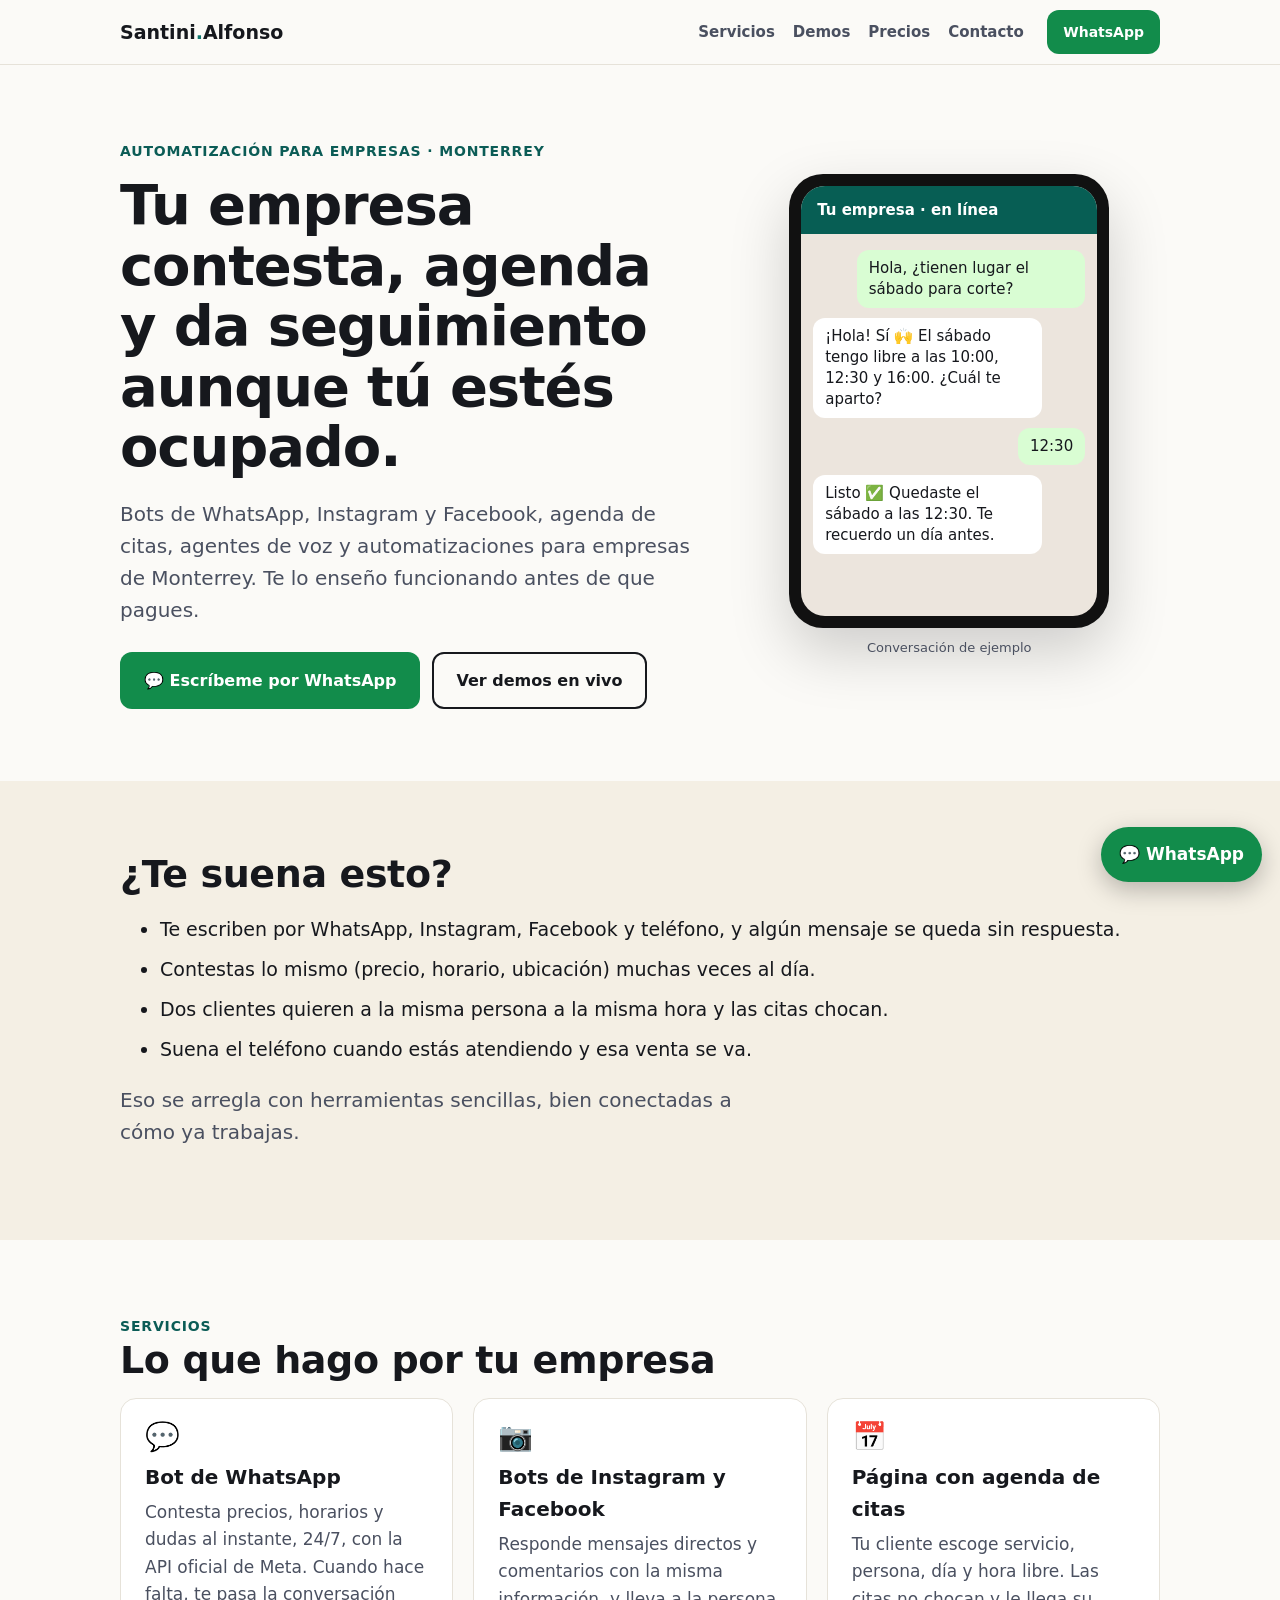
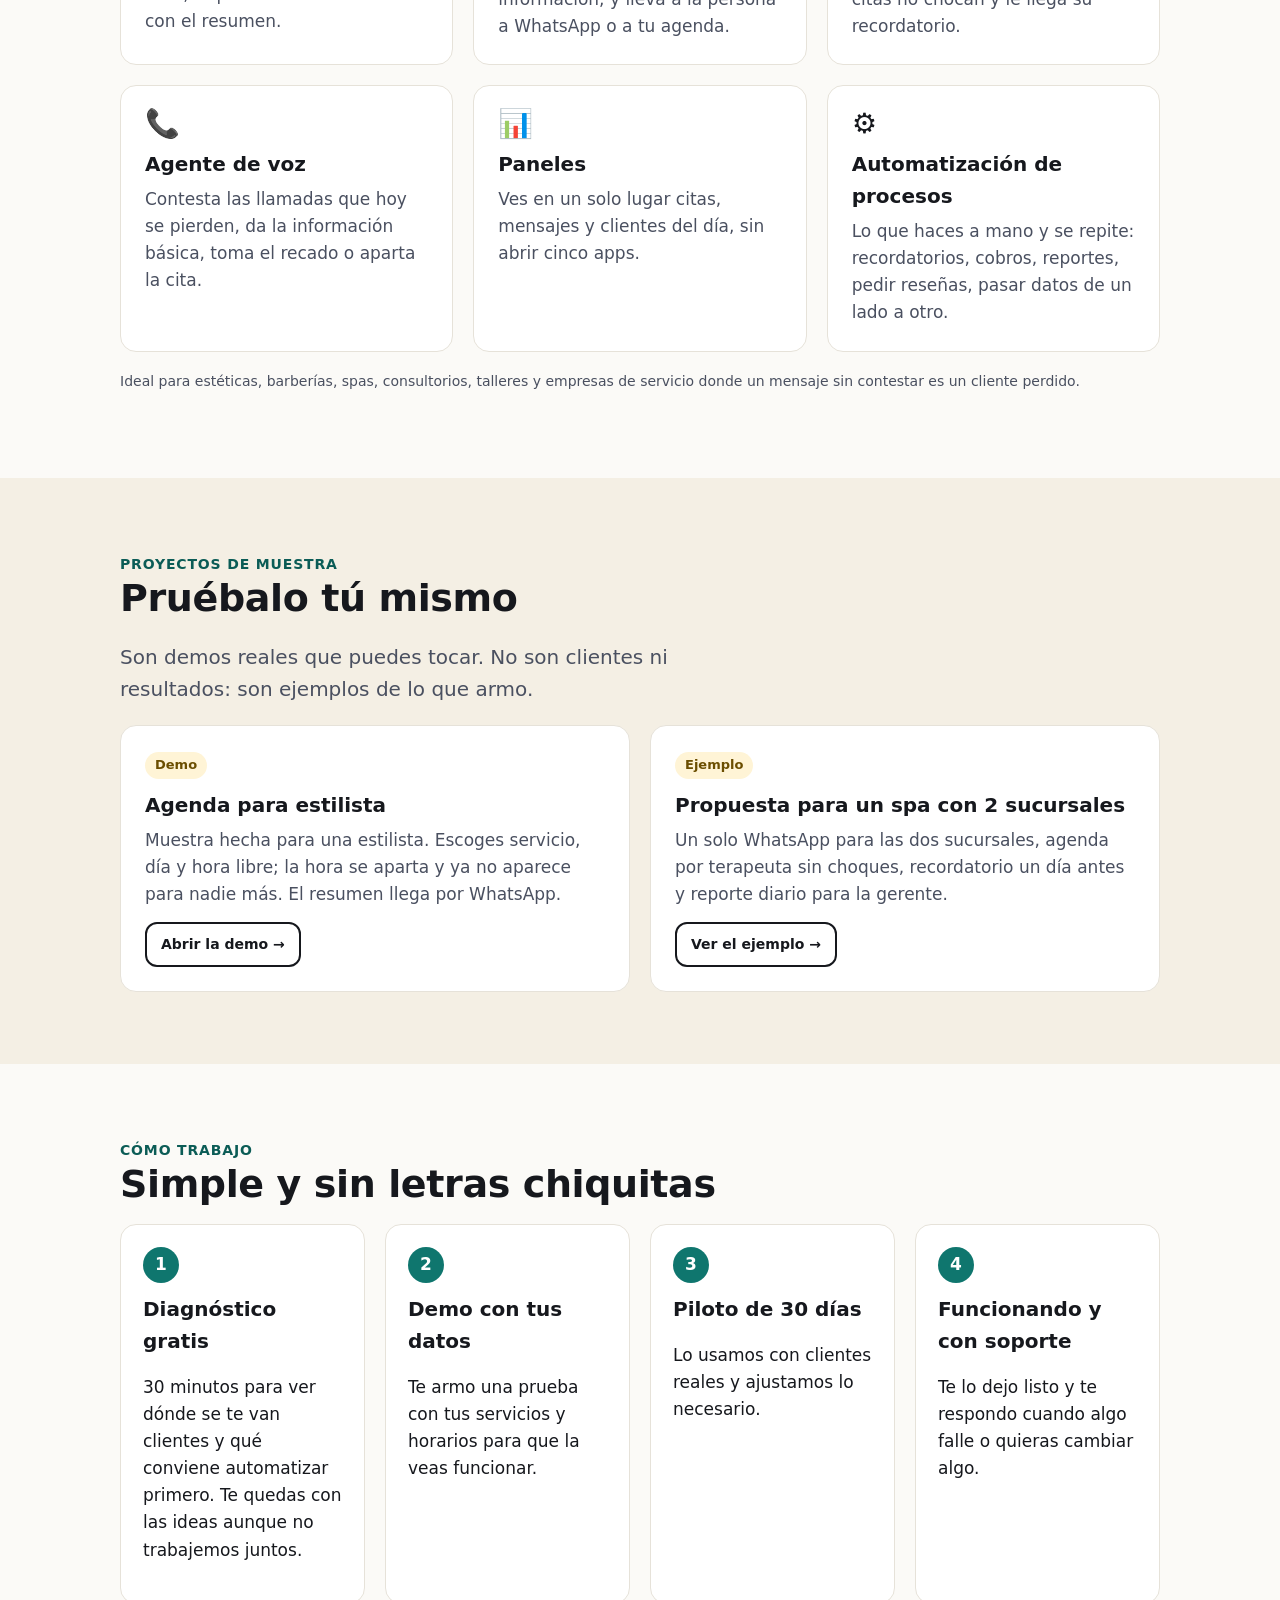
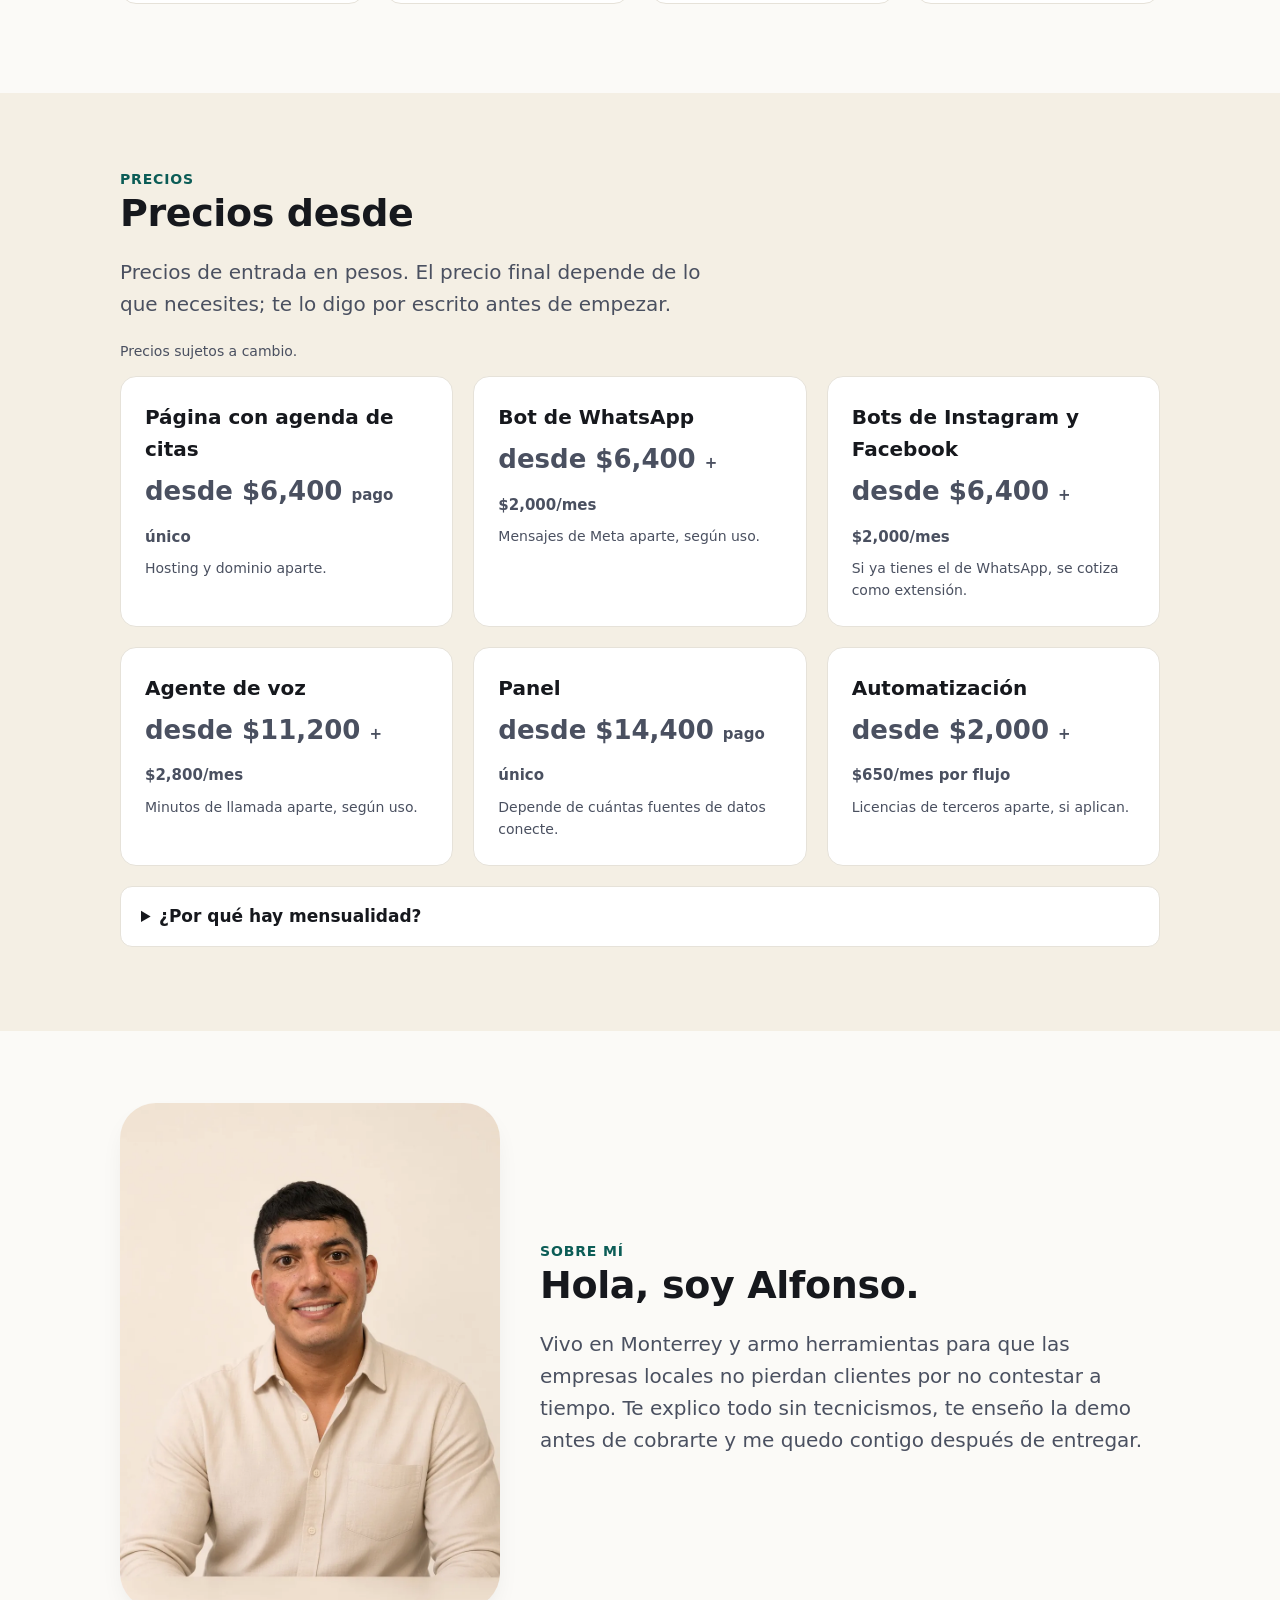
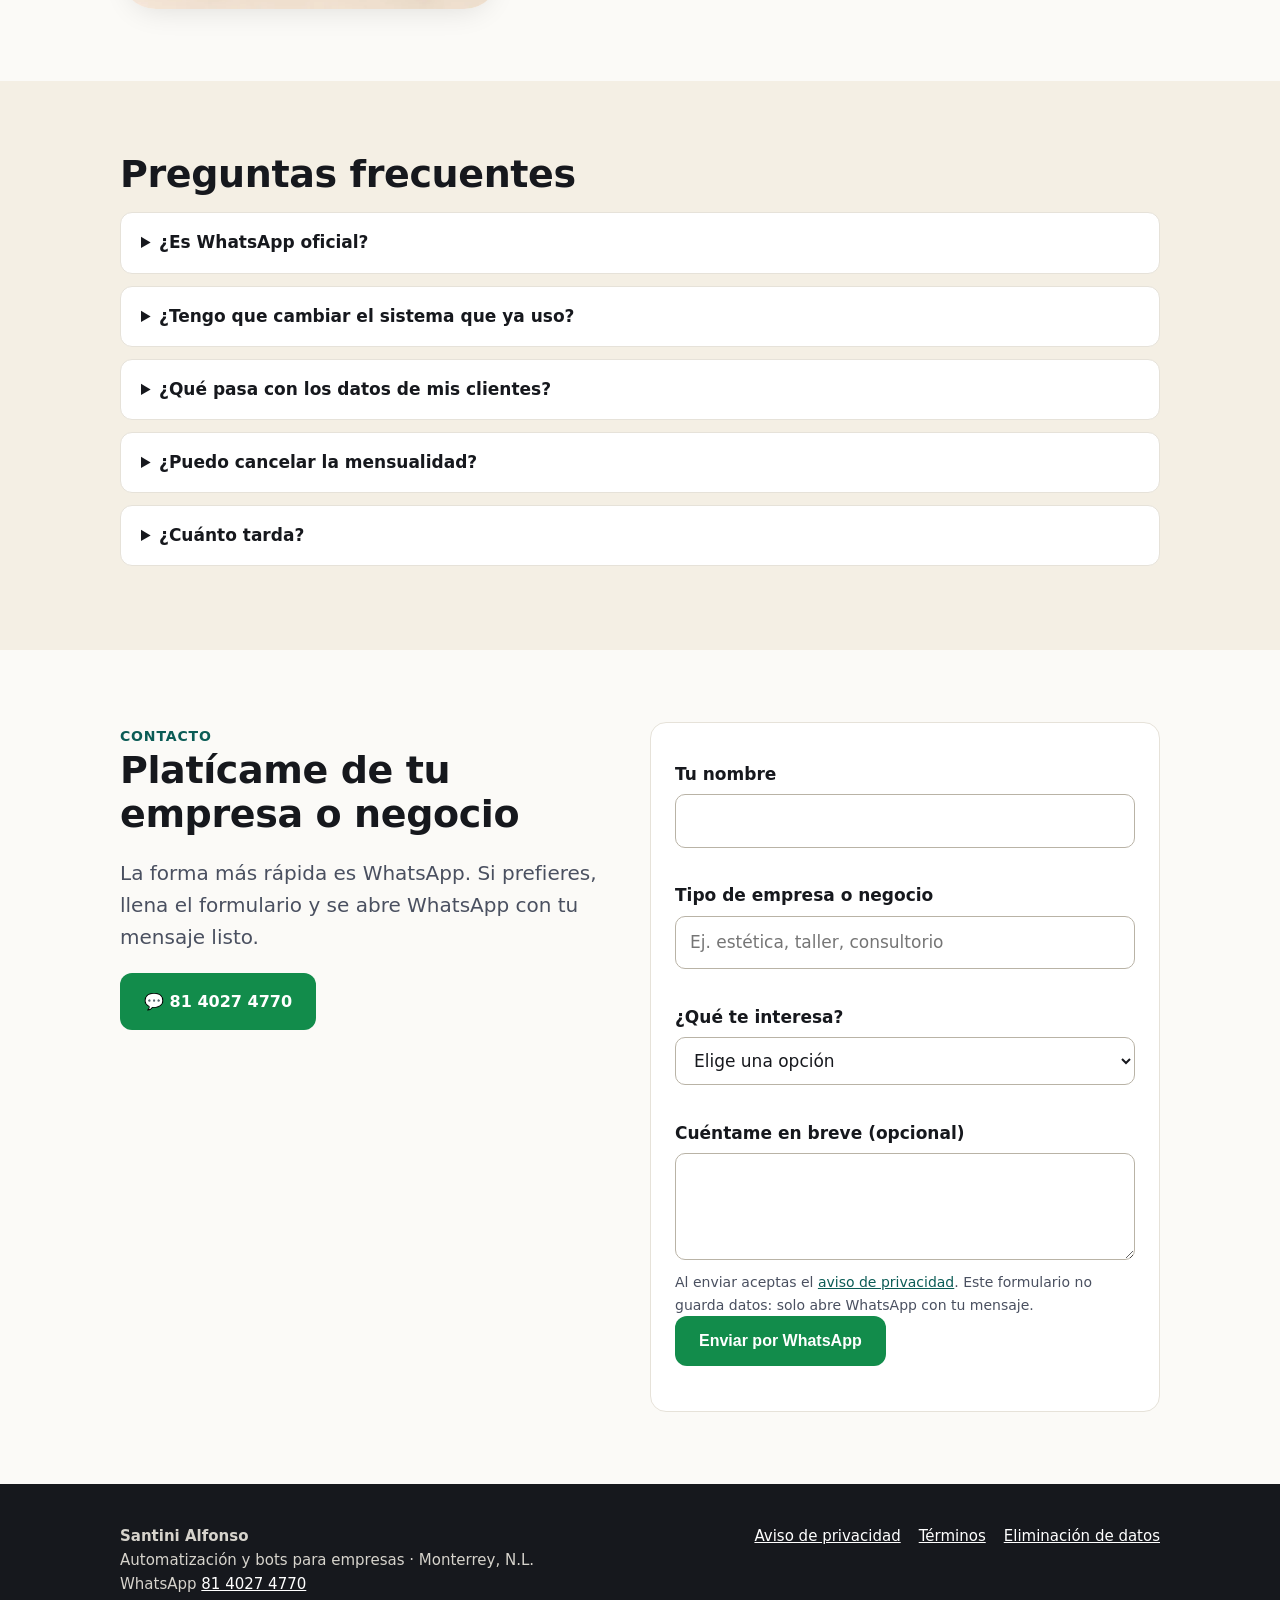
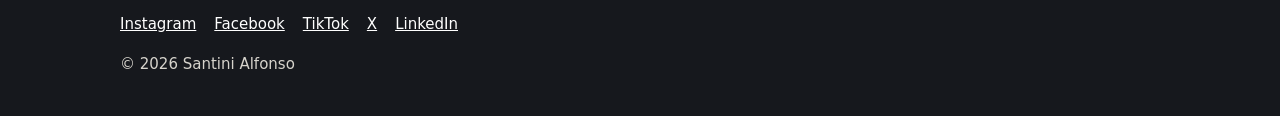
<file: index.html>
<!doctype html><html lang="es-MX"><head><meta charset="utf-8">
<meta name="viewport" content="width=device-width,initial-scale=1">
<title>Santini Alfonso · Bots de WhatsApp, agenda de citas y automatización en Monterrey</title><meta name="description" content="Bots de WhatsApp, Instagram y Facebook, agenda de citas, agentes de voz, paneles y automatización para empresas de Monterrey. Pruebas en vivo y diagnóstico sin costo.">
<link rel="canonical" href="https://santinialfonso.com/">
<meta property="og:type" content="website"><meta property="og:locale" content="es_MX">
<meta property="og:site_name" content="Santini Alfonso"><meta property="og:title" content="Santini Alfonso · Bots de WhatsApp, agenda de citas y automatización en Monterrey">
<meta property="og:description" content="Bots de WhatsApp, Instagram y Facebook, agenda de citas, agentes de voz, paneles y automatización para empresas de Monterrey. Pruebas en vivo y diagnóstico sin costo."><meta property="og:url" content="https://santinialfonso.com/">
<meta property="og:image" content="https://santinialfonso.com/assets/og.png"><meta property="og:image:width" content="1200"><meta property="og:image:height" content="630">
<meta property="og:image:alt" content="Santini Alfonso: bots de WhatsApp, agenda de citas y automatización para empresas en Monterrey">
<meta name="twitter:card" content="summary_large_image">
<link rel="icon" href="/assets/favicon.svg" type="image/svg+xml"><link rel="icon" href="/favicon.ico" sizes="32x32"><link rel="apple-touch-icon" href="/assets/apple-touch-icon.png">
<meta name="theme-color" content="#0f766e"><link rel="stylesheet" href="/assets/styles.css"></head><body>
<a class="skip" href="#main">Saltar al contenido</a>
<header class="top"><div class="wrap"><a class="logo" href="/">Santini<span>.</span>Alfonso</a>
<nav aria-label="Principal"><a href="/#servicios">Servicios</a><a href="/#demos">Demos</a><a href="/#precios">Precios</a><a href="/#contacto">Contacto</a>
<a class="btn btn-wa btn-sm" href="https://wa.me/528140274770?text=Hola%20Alfonso%2C%20vi%20tu%20p%C3%A1gina%20y%20quiero%20informaci%C3%B3n" rel="noopener">WhatsApp</a></nav></div></header><main id="main">
<section class="hero"><div class="wrap"><div><span class="eyebrow">Automatización para empresas · Monterrey</span>
<h1>Tu empresa contesta, agenda y da seguimiento aunque tú estés ocupado.</h1>
<p class="lead">Bots de WhatsApp, Instagram y Facebook, agenda de citas, agentes de voz y automatizaciones para empresas de Monterrey. Te lo enseño funcionando antes de que pagues.</p>
<div class="cta-row"><a class="btn btn-wa" href="https://wa.me/528140274770?text=Hola%20Alfonso%2C%20vi%20tu%20p%C3%A1gina%20y%20quiero%20informaci%C3%B3n" rel="noopener">💬 Escríbeme por WhatsApp</a><a class="btn btn-ghost" href="#demos">Ver demos en vivo</a></div></div>
<div><div class="phone" role="img" aria-label="Ejemplo de conversación con un bot de WhatsApp que agenda una cita"><div class="screen"><div class="chat-h">Tu empresa · en línea</div>
<div class="msg out">Hola, ¿tienen lugar el sábado para corte?</div><div class="msg in">¡Hola! Sí 🙌 El sábado tengo libre a las 10:00, 12:30 y 16:00. ¿Cuál te aparto?</div>
<div class="msg out">12:30</div><div class="msg in">Listo ✅ Quedaste el sábado a las 12:30. Te recuerdo un día antes.</div></div></div><p class="note">Conversación de ejemplo</p></div></div></section>

<section class="alt"><div class="wrap"><h2>¿Te suena esto?</h2><ul class="pain">
<li>Te escriben por WhatsApp, Instagram, Facebook y teléfono, y algún mensaje se queda sin respuesta.</li>
<li>Contestas lo mismo (precio, horario, ubicación) muchas veces al día.</li>
<li>Dos clientes quieren a la misma persona a la misma hora y las citas chocan.</li>
<li>Suena el teléfono cuando estás atendiendo y esa venta se va.</li></ul>
<p class="lead">Eso se arregla con herramientas sencillas, bien conectadas a cómo ya trabajas.</p></div></section>

<section id="servicios"><div class="wrap"><span class="eyebrow">Servicios</span><h2>Lo que hago por tu empresa</h2>
<div class="grid g3"><article class="card"><span class="ico" aria-hidden="true">💬</span><h3>Bot de WhatsApp</h3><p>Contesta precios, horarios y dudas al instante, 24/7, con la API oficial de Meta. Cuando hace falta, te pasa la conversación con el resumen.</p></article><article class="card"><span class="ico" aria-hidden="true">📷</span><h3>Bots de Instagram y Facebook</h3><p>Responde mensajes directos y comentarios con la misma información, y lleva a la persona a WhatsApp o a tu agenda.</p></article><article class="card"><span class="ico" aria-hidden="true">📅</span><h3>Página con agenda de citas</h3><p>Tu cliente escoge servicio, persona, día y hora libre. Las citas no chocan y le llega su recordatorio.</p></article><article class="card"><span class="ico" aria-hidden="true">📞</span><h3>Agente de voz</h3><p>Contesta las llamadas que hoy se pierden, da la información básica, toma el recado o aparta la cita.</p></article><article class="card"><span class="ico" aria-hidden="true">📊</span><h3>Paneles</h3><p>Ves en un solo lugar citas, mensajes y clientes del día, sin abrir cinco apps.</p></article><article class="card"><span class="ico" aria-hidden="true">⚙️</span><h3>Automatización de procesos</h3><p>Lo que haces a mano y se repite: recordatorios, cobros, reportes, pedir reseñas, pasar datos de un lado a otro.</p></article></div>
<p class="fine" style="margin-top:18px">Ideal para estéticas, barberías, spas, consultorios, talleres y empresas de servicio donde un mensaje sin contestar es un cliente perdido.</p></div></section>

<section id="demos" class="alt demo"><div class="wrap"><span class="eyebrow">Proyectos de muestra</span><h2>Pruébalo tú mismo</h2>
<p class="lead">Son demos reales que puedes tocar. No son clientes ni resultados: son ejemplos de lo que armo.</p>
<div class="grid g2">
<article class="card"><span class="tag">Demo</span><h3>Agenda para estilista</h3><p>Muestra hecha para una estilista. Escoges servicio, día y hora libre; la hora se aparta y ya no aparece para nadie más. El resumen llega por WhatsApp.</p><p style="margin-top:14px"><a class="btn btn-ghost btn-sm" href="/demos/lian/">Abrir la demo →</a></p></article>
<article class="card"><span class="tag">Ejemplo</span><h3>Propuesta para un spa con 2 sucursales</h3><p>Un solo WhatsApp para las dos sucursales, agenda por terapeuta sin choques, recordatorio un día antes y reporte diario para la gerente.</p><p style="margin-top:14px"><a class="btn btn-ghost btn-sm" href="/demos/spa/">Ver el ejemplo →</a></p></article></div></div></section>

<section id="como"><div class="wrap"><span class="eyebrow">Cómo trabajo</span><h2>Simple y sin letras chiquitas</h2><ol class="steps">
<li><h3>Diagnóstico gratis</h3><p>30 minutos para ver dónde se te van clientes y qué conviene automatizar primero. Te quedas con las ideas aunque no trabajemos juntos.</p></li>
<li><h3>Demo con tus datos</h3><p>Te armo una prueba con tus servicios y horarios para que la veas funcionar.</p></li>
<li><h3>Piloto de 30 días</h3><p>Lo usamos con clientes reales y ajustamos lo necesario.</p></li>
<li><h3>Funcionando y con soporte</h3><p>Te lo dejo listo y te respondo cuando algo falle o quieras cambiar algo.</p></li></ol></div></section>

<section id="precios" class="alt"><div class="wrap"><span class="eyebrow">Precios</span><h2>Precios desde</h2>
<p class="lead">Precios de entrada en pesos. El precio final depende de lo que necesites; te lo digo por escrito antes de empezar.</p>
<p class="fine">Precios sujetos a cambio.</p>
<div class="grid g3"><article class="card"><h3>Página con agenda de citas</h3><p class="price">desde $6,400 <small>pago único</small></p><p class="fine">Hosting y dominio aparte.</p></article><article class="card"><h3>Bot de WhatsApp</h3><p class="price">desde $6,400 <small>+ $2,000/mes</small></p><p class="fine">Mensajes de Meta aparte, según uso.</p></article><article class="card"><h3>Bots de Instagram y Facebook</h3><p class="price">desde $6,400 <small>+ $2,000/mes</small></p><p class="fine">Si ya tienes el de WhatsApp, se cotiza como extensión.</p></article><article class="card"><h3>Agente de voz</h3><p class="price">desde $11,200 <small>+ $2,800/mes</small></p><p class="fine">Minutos de llamada aparte, según uso.</p></article><article class="card"><h3>Panel</h3><p class="price">desde $14,400 <small>pago único</small></p><p class="fine">Depende de cuántas fuentes de datos conecte.</p></article><article class="card"><h3>Automatización</h3><p class="price">desde $2,000 <small>+ $650/mes por flujo</small></p><p class="fine">Licencias de terceros aparte, si aplican.</p></article></div>
<details style="margin-top:20px"><summary>¿Por qué hay mensualidad?</summary><p>Porque el bot trabaja todos los días: la mensualidad cubre la plataforma, el servidor, el uso de la inteligencia artificial, los ajustes y el soporte. Lo que cobra Meta por mensaje o la compañía por minuto de llamada se paga según el uso.</p></details></div></section>

<section id="sobre-mi"><div class="wrap about"><picture><source srcset="/assets/alfonso.webp" type="image/webp"><img src="/assets/alfonso.jpg" alt="Alfonso Santini, consultor de automatización en Monterrey" width="864" height="1152" decoding="async" class="avatar photo"></picture>
<div><span class="eyebrow">Sobre mí</span><h2>Hola, soy Alfonso.</h2><p class="lead">Vivo en Monterrey y armo herramientas para que las empresas locales no pierdan clientes por no contestar a tiempo. Te explico todo sin tecnicismos, te enseño la demo antes de cobrarte y me quedo contigo después de entregar.</p></div></div></section>

<section class="alt" id="faq"><div class="wrap"><h2>Preguntas frecuentes</h2>
<details><summary>¿Es WhatsApp oficial?</summary><p>Sí. Trabajo solo con la plataforma oficial de WhatsApp Business de Meta, para que tu número no corra riesgo de bloqueo.</p></details>
<details><summary>¿Tengo que cambiar el sistema que ya uso?</summary><p>No necesariamente. Primero veo qué usas hoy y, si se puede, lo conecto en lugar de reemplazarlo.</p></details>
<details><summary>¿Qué pasa con los datos de mis clientes?</summary><p>Son tuyos. Solo se usan para darte el servicio y puedes pedir que se borren. Lee el <a href="/privacidad/">aviso de privacidad</a>.</p></details>
<details><summary>¿Puedo cancelar la mensualidad?</summary><p>Sí, avisando con 30 días. Sin plazos forzosos.</p></details>
<details><summary>¿Cuánto tarda?</summary><p>Una demo, en pocos días. Lo demás depende del alcance; te doy la fecha por escrito antes de empezar.</p></details></div></section>

<section id="contacto"><div class="wrap grid g2"><div><span class="eyebrow">Contacto</span><h2>Platícame de tu empresa o negocio</h2>
<p class="lead">La forma más rápida es WhatsApp. Si prefieres, llena el formulario y se abre WhatsApp con tu mensaje listo.</p>
<p><a class="btn btn-wa" href="https://wa.me/528140274770?text=Hola%20Alfonso%2C%20vi%20tu%20p%C3%A1gina%20y%20quiero%20informaci%C3%B3n" rel="noopener">💬 81 4027 4770</a></p></div>
<form id="f" class="card" novalidate><div class="hp" aria-hidden="true"><label for="web">No llenar</label><input id="web" name="web" tabindex="-1" autocomplete="off"></div>
<label for="n">Tu nombre</label><input id="n" name="n" required minlength="2" maxlength="60" autocomplete="name"><div class="err" id="e-n"></div>
<label for="g">Tipo de empresa o negocio</label><input id="g" name="g" required minlength="2" maxlength="60" placeholder="Ej. estética, taller, consultorio"><div class="err" id="e-g"></div>
<label for="s">¿Qué te interesa?</label><select id="s" name="s" required><option value="">Elige una opción</option><option>Bot de WhatsApp</option><option>Bots de Instagram y Facebook</option><option>Página con agenda de citas</option><option>Agente de voz</option><option>Paneles</option><option>Automatización de procesos</option><option>No sé, quiero el diagnóstico</option></select><div class="err" id="e-s"></div>
<label for="m">Cuéntame en breve (opcional)</label><textarea id="m" name="m" rows="3" maxlength="400"></textarea>
<p class="fine">Al enviar aceptas el <a href="/privacidad/">aviso de privacidad</a>. Este formulario no guarda datos: solo abre WhatsApp con tu mensaje.</p>
<button class="btn btn-wa" type="submit">Enviar por WhatsApp</button><div class="err" id="e-f" role="alert"></div></form></div></section>
</main><footer><div class="wrap"><div><strong>Santini Alfonso</strong><br>Automatización y bots para empresas · Monterrey, N.L.<br>WhatsApp <a href="https://wa.me/528140274770?text=Hola%20Alfonso%2C%20vi%20tu%20p%C3%A1gina%20y%20quiero%20informaci%C3%B3n">81 4027 4770</a></div>
<ul aria-label="Legal"><li><a href="/privacidad/">Aviso de privacidad</a></li><li><a href="/terminos/">Términos</a></li><li><a href="/eliminacion-datos/">Eliminación de datos</a></li></ul>
<ul aria-label="Redes"><li><a href="https://www.instagram.com/santini_alfonsobot" rel="noopener">Instagram</a></li><li><a href="https://www.facebook.com/share/18MhQXJnYr/" rel="noopener">Facebook</a></li><li><a href="https://www.tiktok.com/@santinialfonso" rel="noopener">TikTok</a></li><li><a href="https://x.com/santinialfonso1" rel="noopener">X</a></li><li><a href="https://www.linkedin.com/in/alfonso-santini-delgado-a51657326" rel="noopener">LinkedIn</a></li></ul>
<div style="width:100%">© 2026 Santini Alfonso</div></div></footer>
<a class="wa-float" href="https://wa.me/528140274770?text=Hola%20Alfonso%2C%20vi%20tu%20p%C3%A1gina%20y%20quiero%20informaci%C3%B3n" rel="noopener" aria-label="Escríbeme por WhatsApp">💬 WhatsApp</a>
<div class="cookie" id="cookie" role="dialog" aria-label="Cookies"><p style="margin:0 0 10px">Uso cookies de medición (Google Analytics) para saber cuántas personas visitan la página. ¿Aceptas?</p>
<button class="btn btn-wa btn-sm" id="ck-ok">Aceptar</button> <button class="btn btn-ghost btn-sm" id="ck-no">No, gracias</button> <a href="/privacidad/">Más info</a></div>
<script src="/assets/site.js" defer></script></body></html>
</file>
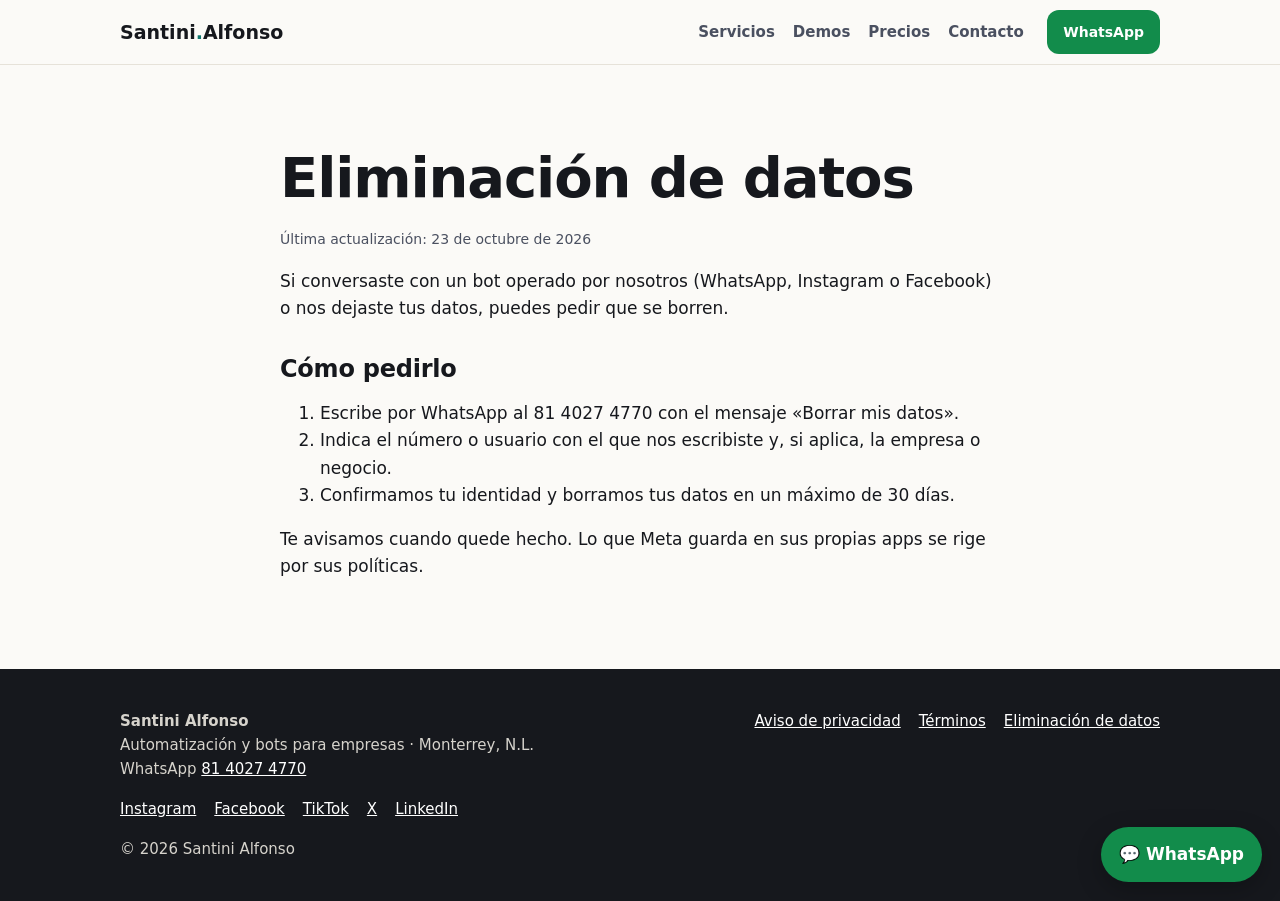
<file: eliminacion-datos/index.html>
<!doctype html><html lang="es-MX"><head><meta charset="utf-8">
<meta name="viewport" content="width=device-width,initial-scale=1">
<title>Eliminación de datos · Santini Alfonso</title><meta name="description" content="Eliminación de datos de santinialfonso.com">
<link rel="canonical" href="https://santinialfonso.com/eliminacion-datos/">
<meta property="og:type" content="website"><meta property="og:locale" content="es_MX">
<meta property="og:site_name" content="Santini Alfonso"><meta property="og:title" content="Eliminación de datos · Santini Alfonso">
<meta property="og:description" content="Eliminación de datos de santinialfonso.com"><meta property="og:url" content="https://santinialfonso.com/eliminacion-datos/">
<meta property="og:image" content="https://santinialfonso.com/assets/og.png"><meta property="og:image:width" content="1200"><meta property="og:image:height" content="630">
<meta property="og:image:alt" content="Santini Alfonso: bots de WhatsApp, agenda de citas y automatización para empresas en Monterrey">
<meta name="twitter:card" content="summary_large_image">
<link rel="icon" href="/assets/favicon.svg" type="image/svg+xml"><link rel="icon" href="/favicon.ico" sizes="32x32"><link rel="apple-touch-icon" href="/assets/apple-touch-icon.png">
<meta name="theme-color" content="#0f766e"><link rel="stylesheet" href="/assets/styles.css"></head><body>
<a class="skip" href="#main">Saltar al contenido</a>
<header class="top"><div class="wrap"><a class="logo" href="/">Santini<span>.</span>Alfonso</a>
<nav aria-label="Principal"><a href="/#servicios">Servicios</a><a href="/#demos">Demos</a><a href="/#precios">Precios</a><a href="/#contacto">Contacto</a>
<a class="btn btn-wa btn-sm" href="https://wa.me/528140274770?text=Hola%20Alfonso%2C%20vi%20tu%20p%C3%A1gina%20y%20quiero%20informaci%C3%B3n" rel="noopener">WhatsApp</a></nav></div></header><main id="main"><section><div class="wrap legal"><h1>Eliminación de datos</h1><p class="fine">Última actualización: 23 de octubre de 2026</p><p>Si conversaste con un bot operado por nosotros (WhatsApp, Instagram o Facebook) o nos dejaste tus datos, puedes pedir que se borren.</p>
<h2>Cómo pedirlo</h2><ol><li>Escribe por WhatsApp al 81 4027 4770 con el mensaje «Borrar mis datos».</li><li>Indica el número o usuario con el que nos escribiste y, si aplica, la empresa o negocio.</li><li>Confirmamos tu identidad y borramos tus datos en un máximo de 30 días.</li></ol>
<p>Te avisamos cuando quede hecho. Lo que Meta guarda en sus propias apps se rige por sus políticas.</p></div></section></main><footer><div class="wrap"><div><strong>Santini Alfonso</strong><br>Automatización y bots para empresas · Monterrey, N.L.<br>WhatsApp <a href="https://wa.me/528140274770?text=Hola%20Alfonso%2C%20vi%20tu%20p%C3%A1gina%20y%20quiero%20informaci%C3%B3n">81 4027 4770</a></div>
<ul aria-label="Legal"><li><a href="/privacidad/">Aviso de privacidad</a></li><li><a href="/terminos/">Términos</a></li><li><a href="/eliminacion-datos/">Eliminación de datos</a></li></ul>
<ul aria-label="Redes"><li><a href="https://www.instagram.com/santini_alfonsobot" rel="noopener">Instagram</a></li><li><a href="https://www.facebook.com/share/18MhQXJnYr/" rel="noopener">Facebook</a></li><li><a href="https://www.tiktok.com/@santinialfonso" rel="noopener">TikTok</a></li><li><a href="https://x.com/santinialfonso1" rel="noopener">X</a></li><li><a href="https://www.linkedin.com/in/alfonso-santini-delgado-a51657326" rel="noopener">LinkedIn</a></li></ul>
<div style="width:100%">© 2026 Santini Alfonso</div></div></footer>
<a class="wa-float" href="https://wa.me/528140274770?text=Hola%20Alfonso%2C%20vi%20tu%20p%C3%A1gina%20y%20quiero%20informaci%C3%B3n" rel="noopener" aria-label="Escríbeme por WhatsApp">💬 WhatsApp</a>
<div class="cookie" id="cookie" role="dialog" aria-label="Cookies"><p style="margin:0 0 10px">Uso cookies de medición (Google Analytics) para saber cuántas personas visitan la página. ¿Aceptas?</p>
<button class="btn btn-wa btn-sm" id="ck-ok">Aceptar</button> <button class="btn btn-ghost btn-sm" id="ck-no">No, gracias</button> <a href="/privacidad/">Más info</a></div>
<script src="/assets/site.js" defer></script></body></html>
</file>
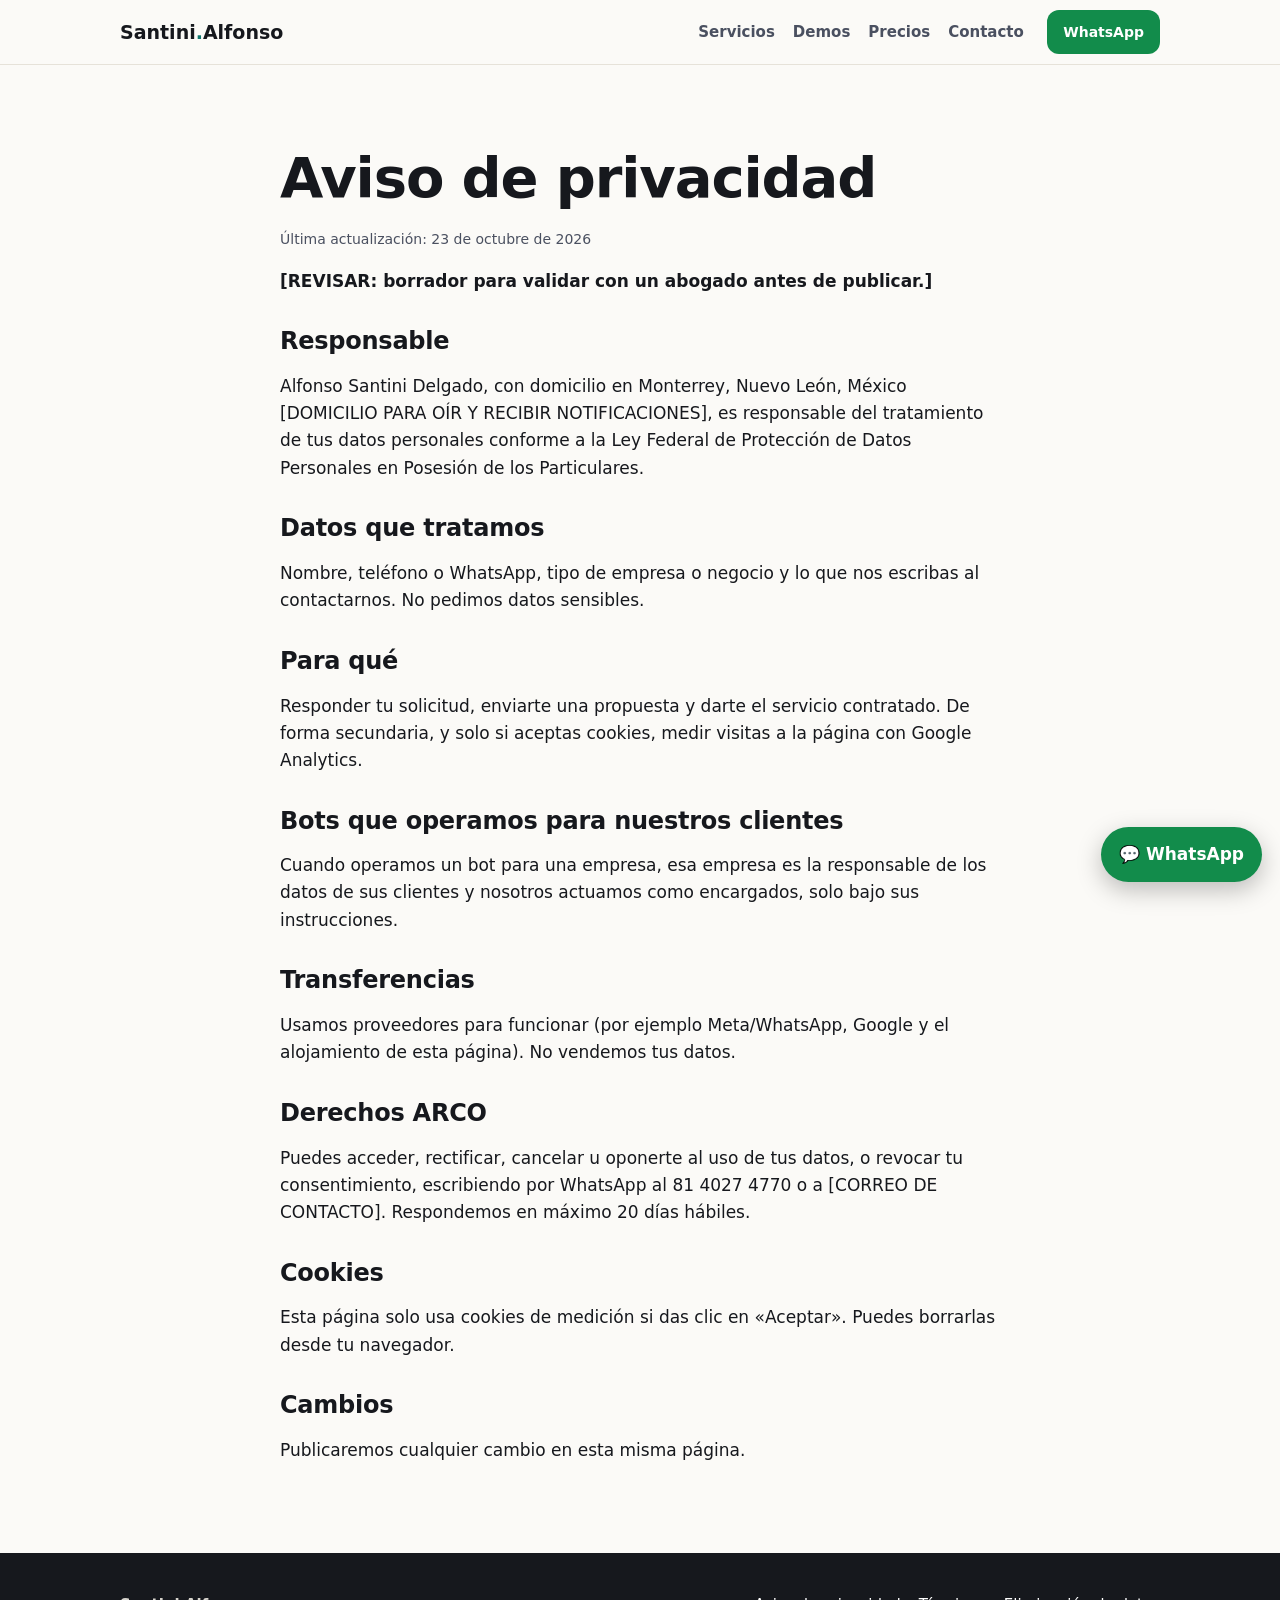
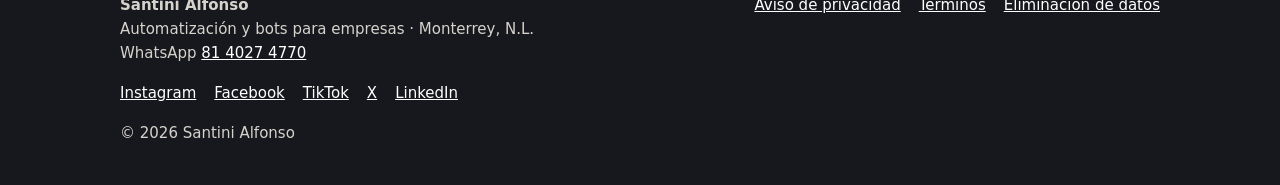
<file: privacidad/index.html>
<!doctype html><html lang="es-MX"><head><meta charset="utf-8">
<meta name="viewport" content="width=device-width,initial-scale=1">
<title>Aviso de privacidad · Santini Alfonso</title><meta name="description" content="Aviso de privacidad de santinialfonso.com">
<link rel="canonical" href="https://santinialfonso.com/privacidad/">
<meta property="og:type" content="website"><meta property="og:locale" content="es_MX">
<meta property="og:site_name" content="Santini Alfonso"><meta property="og:title" content="Aviso de privacidad · Santini Alfonso">
<meta property="og:description" content="Aviso de privacidad de santinialfonso.com"><meta property="og:url" content="https://santinialfonso.com/privacidad/">
<meta property="og:image" content="https://santinialfonso.com/assets/og.png"><meta property="og:image:width" content="1200"><meta property="og:image:height" content="630">
<meta property="og:image:alt" content="Santini Alfonso: bots de WhatsApp, agenda de citas y automatización para empresas en Monterrey">
<meta name="twitter:card" content="summary_large_image">
<link rel="icon" href="/assets/favicon.svg" type="image/svg+xml"><link rel="icon" href="/favicon.ico" sizes="32x32"><link rel="apple-touch-icon" href="/assets/apple-touch-icon.png">
<meta name="theme-color" content="#0f766e"><link rel="stylesheet" href="/assets/styles.css"></head><body>
<a class="skip" href="#main">Saltar al contenido</a>
<header class="top"><div class="wrap"><a class="logo" href="/">Santini<span>.</span>Alfonso</a>
<nav aria-label="Principal"><a href="/#servicios">Servicios</a><a href="/#demos">Demos</a><a href="/#precios">Precios</a><a href="/#contacto">Contacto</a>
<a class="btn btn-wa btn-sm" href="https://wa.me/528140274770?text=Hola%20Alfonso%2C%20vi%20tu%20p%C3%A1gina%20y%20quiero%20informaci%C3%B3n" rel="noopener">WhatsApp</a></nav></div></header><main id="main"><section><div class="wrap legal"><h1>Aviso de privacidad</h1><p class="fine">Última actualización: 23 de octubre de 2026</p><p><strong>[REVISAR: borrador para validar con un abogado antes de publicar.]</strong></p>
<h2>Responsable</h2><p>Alfonso Santini Delgado, con domicilio en Monterrey, Nuevo León, México [DOMICILIO PARA OÍR Y RECIBIR NOTIFICACIONES], es responsable del tratamiento de tus datos personales conforme a la Ley Federal de Protección de Datos Personales en Posesión de los Particulares.</p>
<h2>Datos que tratamos</h2><p>Nombre, teléfono o WhatsApp, tipo de empresa o negocio y lo que nos escribas al contactarnos. No pedimos datos sensibles.</p>
<h2>Para qué</h2><p>Responder tu solicitud, enviarte una propuesta y darte el servicio contratado. De forma secundaria, y solo si aceptas cookies, medir visitas a la página con Google Analytics.</p>
<h2>Bots que operamos para nuestros clientes</h2><p>Cuando operamos un bot para una empresa, esa empresa es la responsable de los datos de sus clientes y nosotros actuamos como encargados, solo bajo sus instrucciones.</p>
<h2>Transferencias</h2><p>Usamos proveedores para funcionar (por ejemplo Meta/WhatsApp, Google y el alojamiento de esta página). No vendemos tus datos.</p>
<h2>Derechos ARCO</h2><p>Puedes acceder, rectificar, cancelar u oponerte al uso de tus datos, o revocar tu consentimiento, escribiendo por WhatsApp al 81 4027 4770 o a [CORREO DE CONTACTO]. Respondemos en máximo 20 días hábiles.</p>
<h2>Cookies</h2><p>Esta página solo usa cookies de medición si das clic en «Aceptar». Puedes borrarlas desde tu navegador.</p>
<h2>Cambios</h2><p>Publicaremos cualquier cambio en esta misma página.</p></div></section></main><footer><div class="wrap"><div><strong>Santini Alfonso</strong><br>Automatización y bots para empresas · Monterrey, N.L.<br>WhatsApp <a href="https://wa.me/528140274770?text=Hola%20Alfonso%2C%20vi%20tu%20p%C3%A1gina%20y%20quiero%20informaci%C3%B3n">81 4027 4770</a></div>
<ul aria-label="Legal"><li><a href="/privacidad/">Aviso de privacidad</a></li><li><a href="/terminos/">Términos</a></li><li><a href="/eliminacion-datos/">Eliminación de datos</a></li></ul>
<ul aria-label="Redes"><li><a href="https://www.instagram.com/santini_alfonsobot" rel="noopener">Instagram</a></li><li><a href="https://www.facebook.com/share/18MhQXJnYr/" rel="noopener">Facebook</a></li><li><a href="https://www.tiktok.com/@santinialfonso" rel="noopener">TikTok</a></li><li><a href="https://x.com/santinialfonso1" rel="noopener">X</a></li><li><a href="https://www.linkedin.com/in/alfonso-santini-delgado-a51657326" rel="noopener">LinkedIn</a></li></ul>
<div style="width:100%">© 2026 Santini Alfonso</div></div></footer>
<a class="wa-float" href="https://wa.me/528140274770?text=Hola%20Alfonso%2C%20vi%20tu%20p%C3%A1gina%20y%20quiero%20informaci%C3%B3n" rel="noopener" aria-label="Escríbeme por WhatsApp">💬 WhatsApp</a>
<div class="cookie" id="cookie" role="dialog" aria-label="Cookies"><p style="margin:0 0 10px">Uso cookies de medición (Google Analytics) para saber cuántas personas visitan la página. ¿Aceptas?</p>
<button class="btn btn-wa btn-sm" id="ck-ok">Aceptar</button> <button class="btn btn-ghost btn-sm" id="ck-no">No, gracias</button> <a href="/privacidad/">Más info</a></div>
<script src="/assets/site.js" defer></script></body></html>
</file>
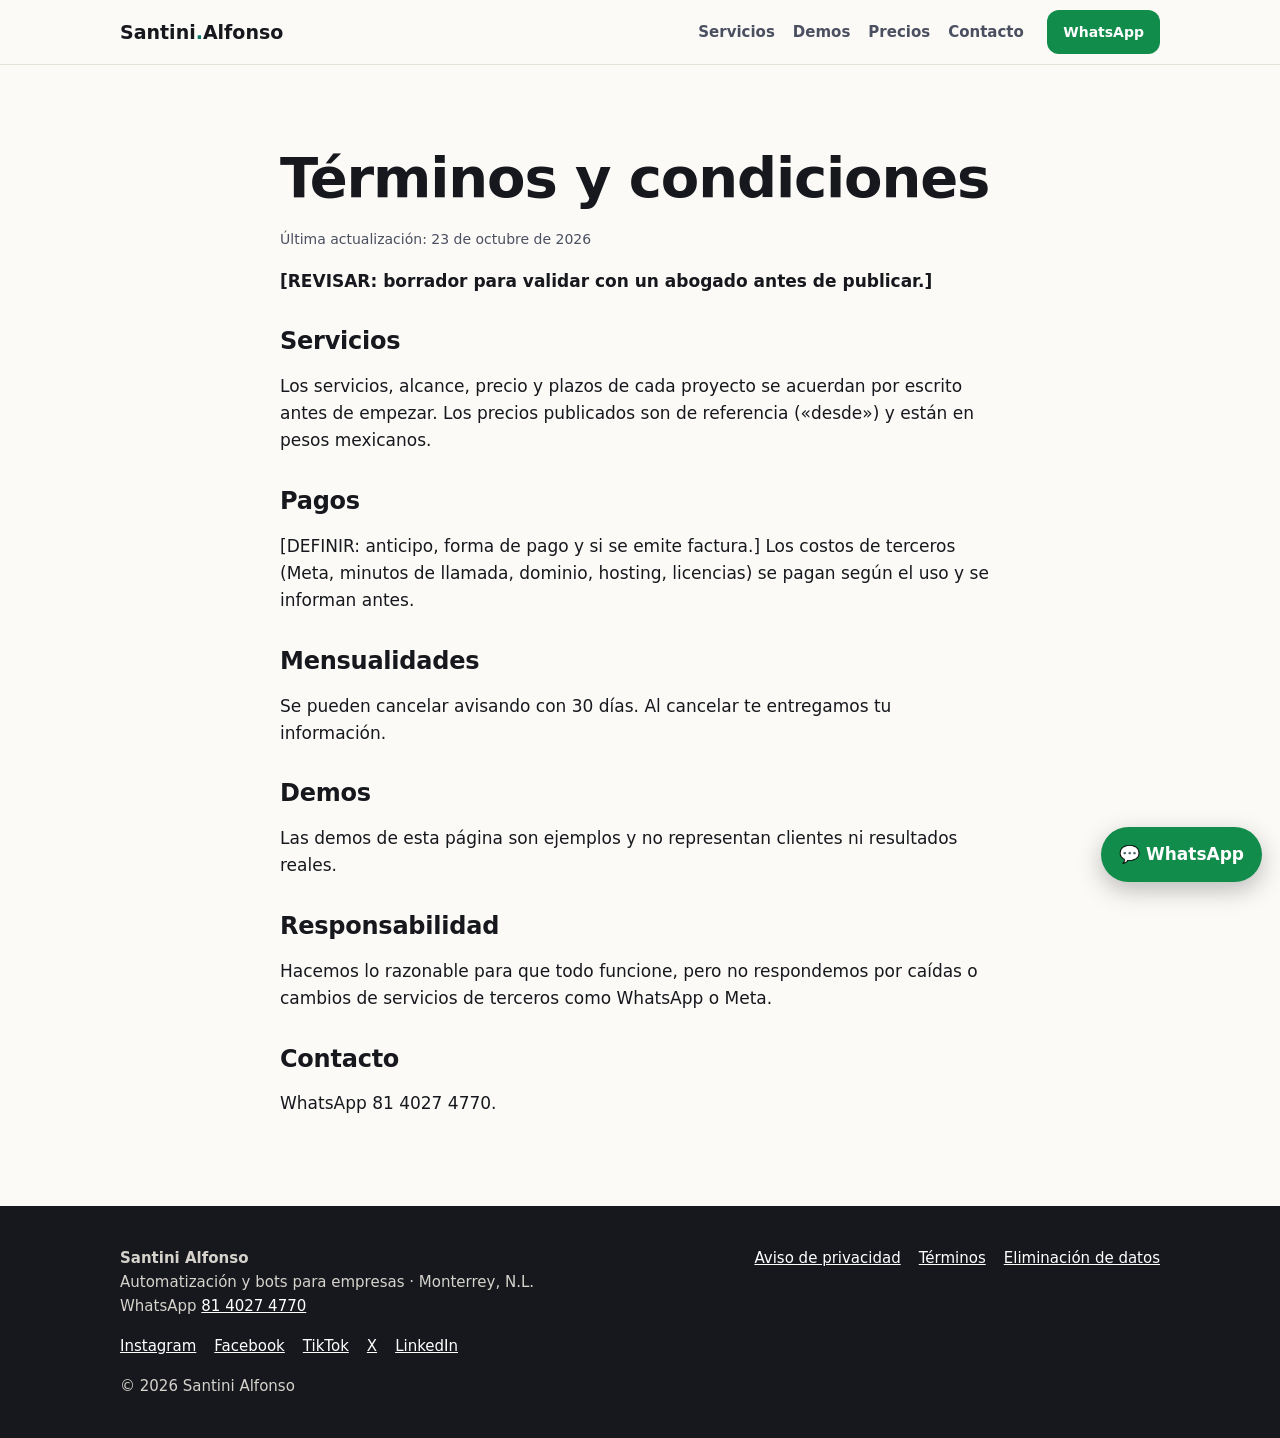
<file: terminos/index.html>
<!doctype html><html lang="es-MX"><head><meta charset="utf-8">
<meta name="viewport" content="width=device-width,initial-scale=1">
<title>Términos y condiciones · Santini Alfonso</title><meta name="description" content="Términos y condiciones de santinialfonso.com">
<link rel="canonical" href="https://santinialfonso.com/terminos/">
<meta property="og:type" content="website"><meta property="og:locale" content="es_MX">
<meta property="og:site_name" content="Santini Alfonso"><meta property="og:title" content="Términos y condiciones · Santini Alfonso">
<meta property="og:description" content="Términos y condiciones de santinialfonso.com"><meta property="og:url" content="https://santinialfonso.com/terminos/">
<meta property="og:image" content="https://santinialfonso.com/assets/og.png"><meta property="og:image:width" content="1200"><meta property="og:image:height" content="630">
<meta property="og:image:alt" content="Santini Alfonso: bots de WhatsApp, agenda de citas y automatización para empresas en Monterrey">
<meta name="twitter:card" content="summary_large_image">
<link rel="icon" href="/assets/favicon.svg" type="image/svg+xml"><link rel="icon" href="/favicon.ico" sizes="32x32"><link rel="apple-touch-icon" href="/assets/apple-touch-icon.png">
<meta name="theme-color" content="#0f766e"><link rel="stylesheet" href="/assets/styles.css"></head><body>
<a class="skip" href="#main">Saltar al contenido</a>
<header class="top"><div class="wrap"><a class="logo" href="/">Santini<span>.</span>Alfonso</a>
<nav aria-label="Principal"><a href="/#servicios">Servicios</a><a href="/#demos">Demos</a><a href="/#precios">Precios</a><a href="/#contacto">Contacto</a>
<a class="btn btn-wa btn-sm" href="https://wa.me/528140274770?text=Hola%20Alfonso%2C%20vi%20tu%20p%C3%A1gina%20y%20quiero%20informaci%C3%B3n" rel="noopener">WhatsApp</a></nav></div></header><main id="main"><section><div class="wrap legal"><h1>Términos y condiciones</h1><p class="fine">Última actualización: 23 de octubre de 2026</p><p><strong>[REVISAR: borrador para validar con un abogado antes de publicar.]</strong></p>
<h2>Servicios</h2><p>Los servicios, alcance, precio y plazos de cada proyecto se acuerdan por escrito antes de empezar. Los precios publicados son de referencia («desde») y están en pesos mexicanos.</p>
<h2>Pagos</h2><p>[DEFINIR: anticipo, forma de pago y si se emite factura.] Los costos de terceros (Meta, minutos de llamada, dominio, hosting, licencias) se pagan según el uso y se informan antes.</p>
<h2>Mensualidades</h2><p>Se pueden cancelar avisando con 30 días. Al cancelar te entregamos tu información.</p>
<h2>Demos</h2><p>Las demos de esta página son ejemplos y no representan clientes ni resultados reales.</p>
<h2>Responsabilidad</h2><p>Hacemos lo razonable para que todo funcione, pero no respondemos por caídas o cambios de servicios de terceros como WhatsApp o Meta.</p>
<h2>Contacto</h2><p>WhatsApp 81 4027 4770.</p></div></section></main><footer><div class="wrap"><div><strong>Santini Alfonso</strong><br>Automatización y bots para empresas · Monterrey, N.L.<br>WhatsApp <a href="https://wa.me/528140274770?text=Hola%20Alfonso%2C%20vi%20tu%20p%C3%A1gina%20y%20quiero%20informaci%C3%B3n">81 4027 4770</a></div>
<ul aria-label="Legal"><li><a href="/privacidad/">Aviso de privacidad</a></li><li><a href="/terminos/">Términos</a></li><li><a href="/eliminacion-datos/">Eliminación de datos</a></li></ul>
<ul aria-label="Redes"><li><a href="https://www.instagram.com/santini_alfonsobot" rel="noopener">Instagram</a></li><li><a href="https://www.facebook.com/share/18MhQXJnYr/" rel="noopener">Facebook</a></li><li><a href="https://www.tiktok.com/@santinialfonso" rel="noopener">TikTok</a></li><li><a href="https://x.com/santinialfonso1" rel="noopener">X</a></li><li><a href="https://www.linkedin.com/in/alfonso-santini-delgado-a51657326" rel="noopener">LinkedIn</a></li></ul>
<div style="width:100%">© 2026 Santini Alfonso</div></div></footer>
<a class="wa-float" href="https://wa.me/528140274770?text=Hola%20Alfonso%2C%20vi%20tu%20p%C3%A1gina%20y%20quiero%20informaci%C3%B3n" rel="noopener" aria-label="Escríbeme por WhatsApp">💬 WhatsApp</a>
<div class="cookie" id="cookie" role="dialog" aria-label="Cookies"><p style="margin:0 0 10px">Uso cookies de medición (Google Analytics) para saber cuántas personas visitan la página. ¿Aceptas?</p>
<button class="btn btn-wa btn-sm" id="ck-ok">Aceptar</button> <button class="btn btn-ghost btn-sm" id="ck-no">No, gracias</button> <a href="/privacidad/">Más info</a></div>
<script src="/assets/site.js" defer></script></body></html>
</file>
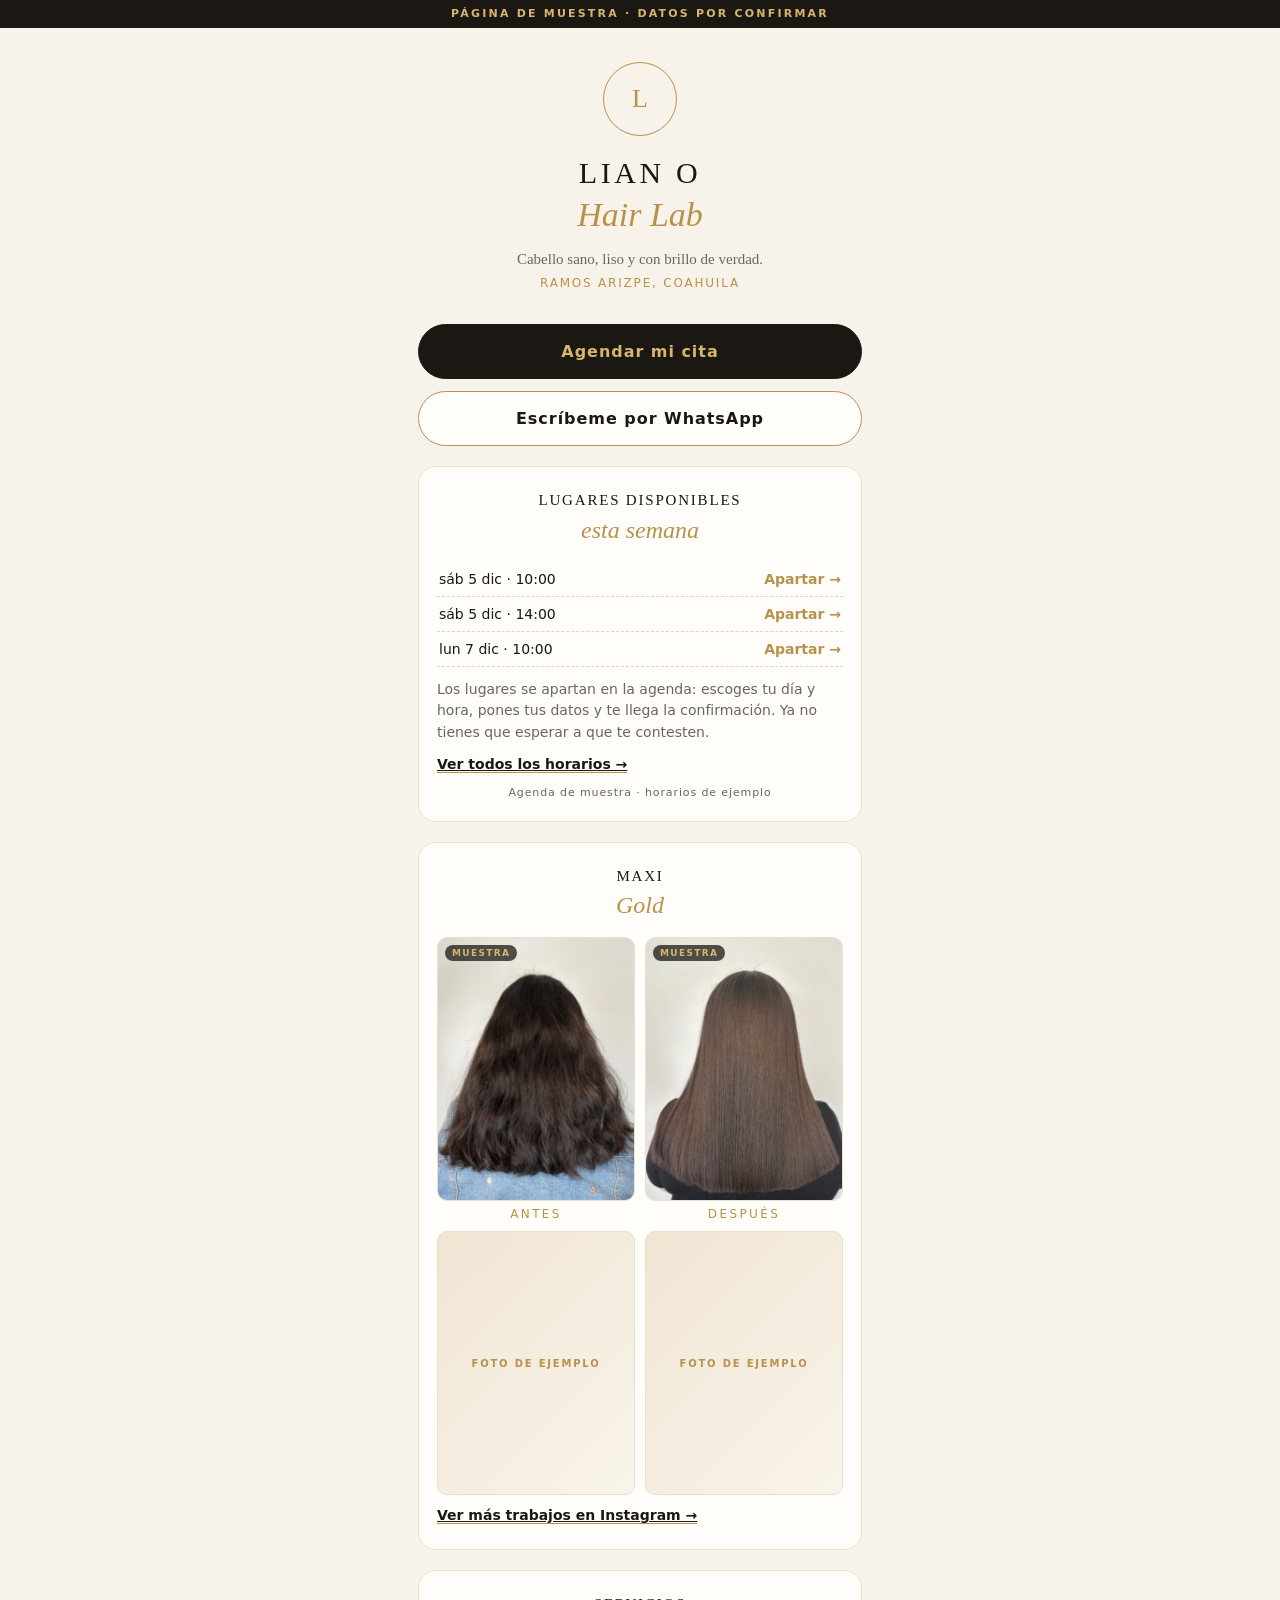
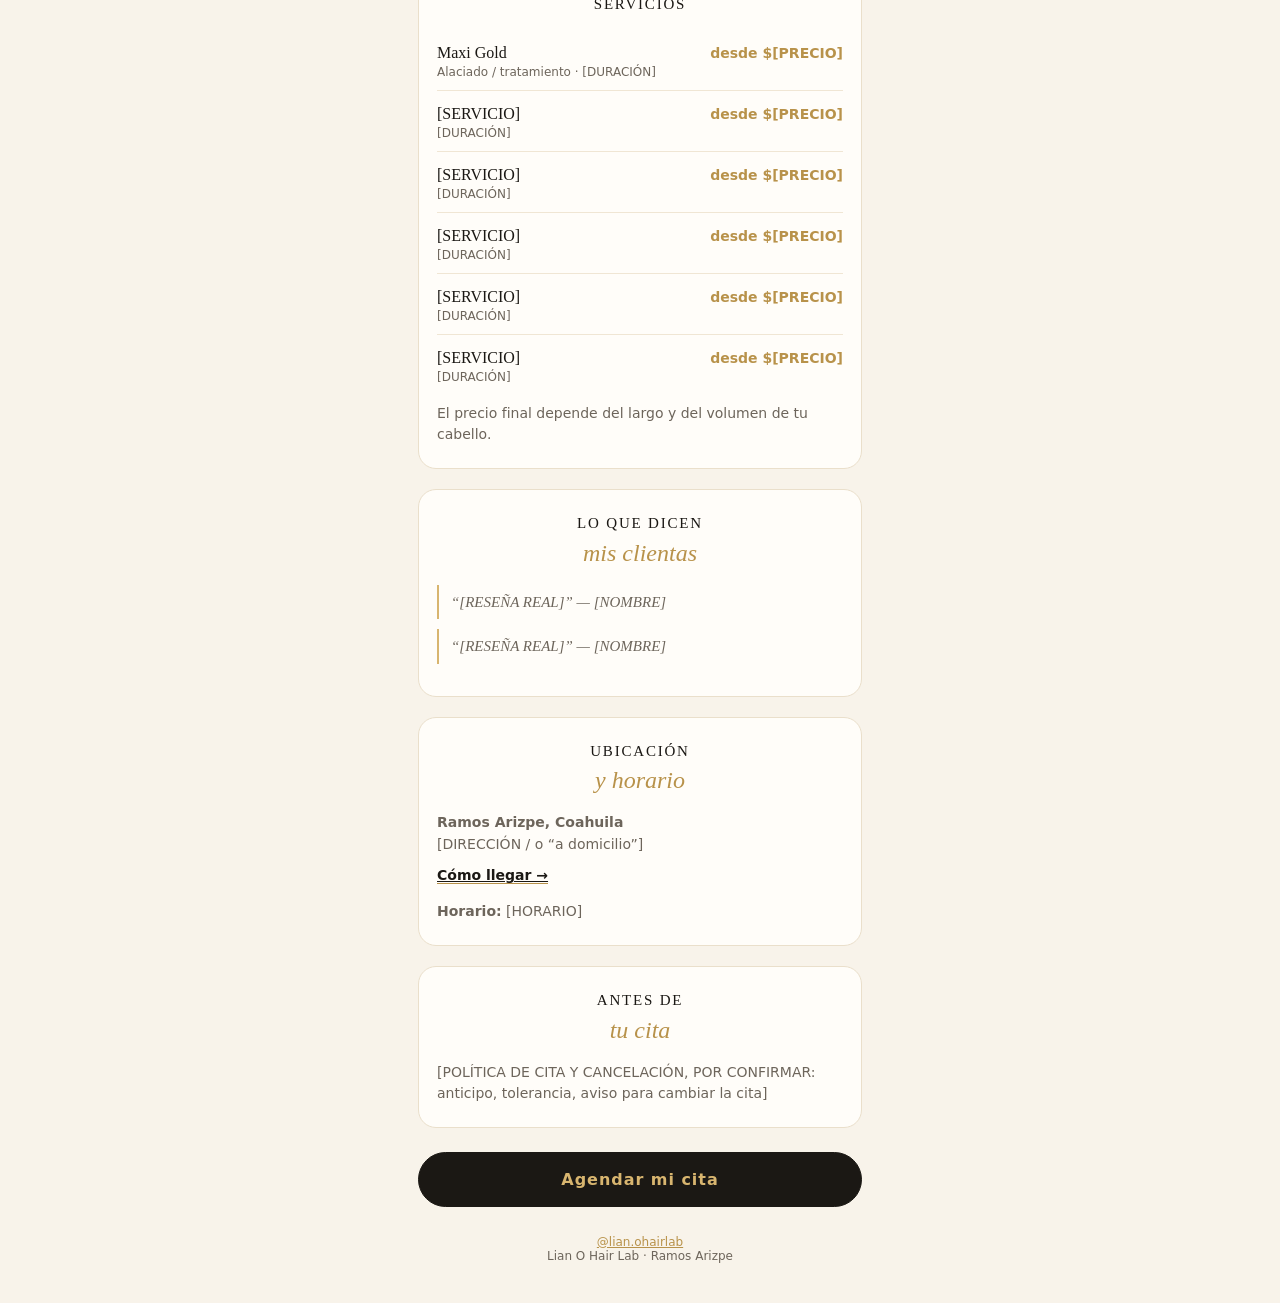
<file: demos/lian/index.html>
<!doctype html><html lang="es"><head><meta charset="utf-8"><meta name="viewport" content="width=device-width,initial-scale=1">
<title>Lian O Hair Lab · Ramos Arizpe</title><meta name="robots" content="noindex"><meta property="og:type" content="website"><meta property="og:title" content="Lian O Hair Lab · Ramos Arizpe"><meta property="og:description" content="Agenda tu cita de alaciado y Maxi Gold"><meta property="og:image" content="https://santinialfonso.com/demos/lian/og-cover.jpg"><meta property="og:image:type" content="image/jpeg"><meta property="og:image:width" content="1200"><meta property="og:image:height" content="630"><meta name="twitter:card" content="summary_large_image"><meta name="twitter:title" content="Lian O Hair Lab · Ramos Arizpe"><meta name="twitter:description" content="Agenda tu cita de alaciado y Maxi Gold"><meta name="twitter:image" content="https://santinialfonso.com/demos/lian/og-cover.jpg">

<!-- MUESTRA autorizada por Alfonso. Datos entre [ ] por confirmar con la clienta. Marca "Lian O Hair Lab" por confirmar. -->
<style>
:root{--crema:#f8f3ea;--blanco:#fffdf9;--oro:#b8924a;--oro2:#d8b56f;--negro:#1b1814;--gris:#6d655b}
*{box-sizing:border-box;margin:0;padding:0}body{background:var(--crema);color:var(--negro);font-family:Georgia,"Times New Roman",serif;line-height:1.5}
.serif{font-family:"Didot","Bodoni 72","Playfair Display",Georgia,serif;letter-spacing:.12em;text-transform:uppercase}
.script{font-family:"Snell Roundhand","Brush Script MT","Segoe Script","Apple Chancery",cursive;font-style:italic;color:var(--oro);text-transform:none;letter-spacing:0}
.muestra{background:var(--negro);color:var(--oro2);text-align:center;font:600 11px/1.6 system-ui,sans-serif;letter-spacing:.2em;padding:5px}
main{max-width:480px;margin:auto;padding:0 18px 40px}
header{text-align:center;padding:34px 0 22px}
header .logo{width:74px;height:74px;border:1px solid var(--oro);border-radius:50%;display:grid;place-items:center;margin:0 auto 14px;font-size:26px;color:var(--oro)}
h1{font-size:30px;font-weight:400}h1 .script{display:block;font-size:34px;margin-top:-6px}
.frase{color:var(--gris);font-size:15px;margin-top:8px}.zona{font:12px system-ui,sans-serif;letter-spacing:.15em;color:var(--oro);margin-top:6px;text-transform:uppercase}
.btn{display:block;text-align:center;text-decoration:none;font:600 16px system-ui,sans-serif;letter-spacing:.06em;padding:17px;border-radius:40px;margin:12px 0}
.b1{background:var(--negro);color:var(--oro2);border:1px solid var(--negro)}.b2{background:var(--blanco);color:var(--negro);border:1px solid var(--oro)}
section{background:var(--blanco);border:1px solid #eadfcb;border-radius:18px;padding:22px 18px;margin-top:20px}
h2{font-size:15px;font-weight:400;text-align:center;margin-bottom:14px}h2 .script{font-size:24px;display:block}
p.n{font:14px/1.55 system-ui,sans-serif;color:var(--gris)}
.slot{display:flex;justify-content:space-between;border-bottom:1px dashed #e2d4bb;padding:9px 2px;font:14px system-ui,sans-serif}.slot b{color:var(--oro)}
.ba{display:grid;grid-template-columns:1fr 1fr;gap:10px}figure{position:relative}figure img,.ph{width:100%;aspect-ratio:3/4;object-fit:cover;border-radius:10px;display:block;border:1px solid #eadfcb}
figcaption{text-align:center;font:12px system-ui,sans-serif;letter-spacing:.2em;color:var(--oro);margin-top:6px}
.tag{position:absolute;top:8px;left:8px;background:rgba(27,24,20,.75);color:var(--oro2);font:600 9px system-ui,sans-serif;letter-spacing:.15em;padding:3px 7px;border-radius:10px}
.ph{background:linear-gradient(135deg,#efe5d3,#f9f4ea);display:grid;place-items:center;color:var(--oro);font:600 10px system-ui,sans-serif;letter-spacing:.18em}
.svc{display:flex;justify-content:space-between;align-items:baseline;padding:11px 0;border-bottom:1px solid #f0e6d4;gap:10px}.svc span{font-size:16px}.svc small{display:block;font:12px system-ui,sans-serif;color:var(--gris)}.svc em{font:600 14px system-ui,sans-serif;color:var(--oro);font-style:normal;white-space:nowrap}
.rev{font-style:italic;color:var(--gris);border-left:2px solid var(--oro2);padding:6px 12px;margin:10px 0;font-size:15px}
.mini{display:inline-block;margin-top:12px;font:600 14px system-ui,sans-serif;color:var(--negro);border-bottom:1px solid var(--oro)}
footer{text-align:center;margin-top:28px;font:12px system-ui,sans-serif;color:var(--gris)}footer a{color:var(--oro)}

.nota{font:11px system-ui,sans-serif;color:var(--gris);letter-spacing:.08em;margin-top:10px;text-align:center}
.slot button{background:none;border:0;color:var(--oro);font:600 14px system-ui,sans-serif;cursor:pointer}
#ag{position:fixed;inset:0;background:rgba(27,24,20,.55);display:none;z-index:50;align-items:flex-end;justify-content:center}
#ag.on{display:flex}
.sheet{background:var(--crema);width:100%;max-width:480px;max-height:92vh;overflow:auto;border-radius:22px 22px 0 0;padding:18px 18px 28px;font-family:system-ui,sans-serif;animation:up .25s ease}
@keyframes up{from{transform:translateY(40px);opacity:0}}
.sh-top{display:flex;justify-content:space-between;align-items:center;margin-bottom:6px}
.sh-top h3{font:400 18px Georgia,serif;letter-spacing:.1em;text-transform:uppercase}
.x{background:var(--negro);color:var(--oro2);border:0;width:34px;height:34px;border-radius:50%;font-size:18px;cursor:pointer}
.pill{display:inline-block;background:var(--negro);color:var(--oro2);font:600 10px system-ui;letter-spacing:.18em;padding:3px 9px;border-radius:10px}
.paso{font:600 12px system-ui;letter-spacing:.15em;color:var(--oro);text-transform:uppercase;margin:16px 0 8px}
.opt{display:flex;justify-content:space-between;width:100%;text-align:left;background:var(--blanco);border:1px solid #eadfcb;border-radius:14px;padding:14px;margin:7px 0;font:15px system-ui;color:var(--negro);cursor:pointer}
.opt small{color:var(--gris)}.opt.sel{border:2px solid var(--oro);background:#fff8ea}
.dias{display:flex;gap:8px;overflow-x:auto;padding-bottom:6px;scroll-snap-type:x mandatory}
.dia{flex:0 0 62px;scroll-snap-align:start;background:var(--blanco);border:1px solid #eadfcb;border-radius:14px;padding:9px 0;text-align:center;cursor:pointer;font:12px system-ui;color:var(--gris)}
.dia b{display:block;font:600 20px Georgia,serif;color:var(--negro)}.dia.sel{background:var(--negro);color:var(--oro2);border-color:var(--negro)}.dia.sel b{color:var(--oro2)}
.dia.off{opacity:.35;pointer-events:none}
.horas{display:grid;grid-template-columns:repeat(3,1fr);gap:8px}
.hora{background:var(--blanco);border:1px solid var(--oro);border-radius:12px;padding:11px 0;font:600 15px system-ui;color:var(--negro);cursor:pointer}
.hora.sel{background:var(--oro);color:#fff}
.vacio{font:14px system-ui;color:var(--gris);padding:8px 0}
.campo{width:100%;padding:14px;border:1px solid #eadfcb;border-radius:12px;font:16px system-ui;background:var(--blanco);margin:5px 0}
.btn[disabled]{opacity:.4}
.ok{text-align:center;padding:10px 0}.ok .chk{width:64px;height:64px;border-radius:50%;background:var(--negro);color:var(--oro2);display:grid;place-items:center;font-size:30px;margin:10px auto}
.res{background:var(--blanco);border:1px solid #eadfcb;border-radius:14px;padding:14px;text-align:left;font:15px/1.7 system-ui;margin:12px 0}
.wa{background:#1f7a4d;color:#fff;border:0}
.link{background:none;border:0;color:var(--gris);font:13px system-ui;text-decoration:underline;margin-top:6px;cursor:pointer}
</style></head><body>
<div class="muestra">PÁGINA DE MUESTRA · DATOS POR CONFIRMAR</div>
<main>
<header><div class="logo">L</div>
<h1 class="serif">Lian O<span class="script">Hair Lab</span></h1>
<p class="frase">Cabello sano, liso y con brillo de verdad.</p><p class="zona">Ramos Arizpe, Coahuila</p></header>

<a class="btn b1" href="#agenda" data-agenda>Agendar mi cita</a>
<a class="btn b2" href="https://wa.me/528140274770?text=Hola%20Lian%2C%20me%20gustar%C3%ADa%20agendar%20una%20cita">Escríbeme por WhatsApp</a>

<section><h2 class="serif">Lugares disponibles<span class="script">esta semana</span></h2>
<div id="proximos"></div>
<p class="n" style="margin-top:12px">Los lugares se apartan en la agenda: escoges tu día y hora, pones tus datos y te llega la confirmación. Ya no tienes que esperar a que te contesten.</p>
<a class="mini" href="#agenda" data-agenda>Ver todos los horarios →</a><p class="nota">Agenda de muestra · horarios de ejemplo</p></section>

<section><h2 class="serif">Maxi<span class="script">Gold</span></h2>
<div class="ba"><figure><img src="antes.jpg" alt="Cabello antes del tratamiento"><span class="tag">MUESTRA</span><figcaption>ANTES</figcaption></figure>
<figure><img src="despues.jpg" alt="Cabello después del tratamiento"><span class="tag">MUESTRA</span><figcaption>DESPUÉS</figcaption></figure></div>
<div class="ba" style="margin-top:10px"><div class="ph">FOTO DE EJEMPLO</div><div class="ph">FOTO DE EJEMPLO</div></div>
<a class="mini" href="https://www.instagram.com/lian.ohairlab">Ver más trabajos en Instagram →</a></section>

<section><h2 class="serif">Servicios</h2>
<div class="svc"><span>Maxi Gold<small>Alaciado / tratamiento · [DURACIÓN]</small></span><em>desde $[PRECIO]</em></div>
<div class="svc"><span>[SERVICIO]<small>[DURACIÓN]</small></span><em>desde $[PRECIO]</em></div>
<div class="svc"><span>[SERVICIO]<small>[DURACIÓN]</small></span><em>desde $[PRECIO]</em></div>
<div class="svc"><span>[SERVICIO]<small>[DURACIÓN]</small></span><em>desde $[PRECIO]</em></div>
<div class="svc"><span>[SERVICIO]<small>[DURACIÓN]</small></span><em>desde $[PRECIO]</em></div>
<div class="svc" style="border:0"><span>[SERVICIO]<small>[DURACIÓN]</small></span><em>desde $[PRECIO]</em></div>
<p class="n" style="margin-top:8px">El precio final depende del largo y del volumen de tu cabello.</p></section>

<section><h2 class="serif">Lo que dicen<span class="script">mis clientas</span></h2>
<p class="rev">“[RESEÑA REAL]” — [NOMBRE]</p><p class="rev">“[RESEÑA REAL]” — [NOMBRE]</p></section>

<section><h2 class="serif">Ubicación<span class="script">y horario</span></h2>
<p class="n"><b>Ramos Arizpe, Coahuila</b><br>[DIRECCIÓN / o “a domicilio”]</p>
<a class="mini" href="https://www.google.com/maps/search/?api=1&query=Ramos+Arizpe+Coahuila">Cómo llegar →</a>
<p class="n" style="margin-top:14px"><b>Horario:</b> [HORARIO]</p></section>

<section><h2 class="serif">Antes de<span class="script">tu cita</span></h2>
<p class="n">[POLÍTICA DE CITA Y CANCELACIÓN, POR CONFIRMAR: anticipo, tolerancia, aviso para cambiar la cita]</p></section>

<a class="btn b1" href="#agenda" data-agenda style="margin-top:24px">Agendar mi cita</a>
<footer><a href="https://www.instagram.com/lian.ohairlab">@lian.ohairlab</a><br>Lian O Hair Lab · Ramos Arizpe</footer>
</main>
<div id="ag" role="dialog" aria-modal="true" aria-label="Agendar cita"><div class="sheet">
<div class="sh-top"><h3>Agenda tu cita</h3><button class="x" id="cerrar" aria-label="Cerrar">×</button></div>
<span class="pill">AGENDA DE MUESTRA</span>
<div id="f1">
<p class="paso">1 · Servicio</p><div id="svcs"></div>
<p class="paso">2 · Día</p><div class="dias" id="dias"></div>
<p class="paso">3 · Horario libre</p><div class="horas" id="horas"></div>
<p class="paso">4 · Tus datos</p>
<input class="campo" id="nom" placeholder="Tu nombre" autocomplete="name">
<input class="campo" id="tel" placeholder="Tu WhatsApp (10 dígitos)" inputmode="tel" autocomplete="tel">
<button class="btn b1" id="conf" disabled style="width:100%">Confirmar cita</button>
<p class="nota">Agenda de muestra: duraciones y horarios de ejemplo, por confirmar con Lian.</p>
</div>
<div id="f2" style="display:none"><div class="ok"><div class="chk">✓</div><h3 style="font:400 20px Georgia,serif">¡Tu lugar está apartado!</h3>
<div class="res" id="res"></div>
<a class="btn wa" id="wa" target="_blank" rel="noopener">Enviar confirmación por WhatsApp</a>
<button class="btn b2" id="otra" style="width:100%">Agendar otra cita</button>
<button class="link" id="borrar">Borrar citas de prueba</button>
<p class="nota">Agenda de muestra</p></div></div>
</div></div>
<script>
(function(){
var NUM="528140274770";
var SVC=[{n:"Maxi Gold",d:"Alaciado / tratamiento",m:180},{n:"[SERVICIO 2]",d:"",m:120},{n:"[SERVICIO 3]",d:"",m:90},{n:"[SERVICIO 4]",d:"",m:60}];
var ABRE=10*60,CIERRA=19*60,PASO=30,CERRADO=[0]; // horario de ejemplo: lun-sáb 10:00-19:00
var K="lian-demo-citas",st={s:null,d:null,h:null};
function citas(){try{return JSON.parse(localStorage.getItem(K))||[]}catch(e){return[]}}
function guardar(c){localStorage.setItem(K,JSON.stringify(c))}
function ymd(d){return d.getFullYear()+"-"+("0"+(d.getMonth()+1)).slice(-2)+"-"+("0"+d.getDate()).slice(-2)}
function hm(m){return ("0"+Math.floor(m/60)).slice(-2)+":"+("0"+m%60).slice(-2)}
function dur(m){var h=Math.floor(m/60),r=m%60;return (h?h+" h":"")+(r?" "+r+" min":"")}
var DS=["dom","lun","mar","mié","jue","vie","sáb"],MS=["ene","feb","mar","abr","may","jun","jul","ago","sep","oct","nov","dic"];
function dias(){var a=[],t=new Date();t.setHours(0,0,0,0);for(var i=0;i<14;i++){var d=new Date(t);d.setDate(t.getDate()+i);a.push(d)}return a}
function libres(fecha,min){var oc=citas().filter(function(c){return c.f===fecha}),out=[],ahora=new Date(),hoy=ymd(ahora)===fecha,am=ahora.getHours()*60+ahora.getMinutes();
for(var t=ABRE;t+min<=CIERRA;t+=PASO){if(hoy&&t<=am)continue;var ok=oc.every(function(c){return t+min<=c.i||t>=c.i+c.m});if(ok)out.push(t)}return out}
function $(i){return document.getElementById(i)}
function pintar(){
$("svcs").innerHTML=SVC.map(function(s,i){return '<button class="opt'+(st.s===i?' sel':'')+'" data-s="'+i+'"><span>'+s.n+(s.d?'<br><small>'+s.d+'</small>':'')+'</span><small>ej. '+dur(s.m)+' · $[PRECIO]</small></button>'}).join("");
var m=st.s===null?60:SVC[st.s].m;
$("dias").innerHTML=dias().map(function(d){var f=ymd(d),off=CERRADO.indexOf(d.getDay())>=0||libres(f,m).length===0;return '<div class="dia'+(st.d===f?' sel':'')+(off?' off':'')+'" data-d="'+f+'">'+DS[d.getDay()]+'<b>'+d.getDate()+'</b>'+MS[d.getMonth()]+'</div>'}).join("");
if(st.s===null||!st.d){$("horas").innerHTML='<p class="vacio" style="grid-column:1/-1">'+(st.s===null?'Escoge un servicio':'Escoge un día')+' para ver horarios libres.</p>'}
else{var L=libres(st.d,m);if(L.indexOf(st.h)<0)st.h=null;$("horas").innerHTML=L.length?L.map(function(t){return '<button class="hora'+(st.h===t?' sel':'')+'" data-h="'+t+'">'+hm(t)+'</button>'}).join(""):'<p class="vacio" style="grid-column:1/-1">Ya no hay lugares este día.</p>'}
$("conf").disabled=!(st.s!==null&&st.d&&st.h!==null&&$("nom").value.trim()&&$("tel").value.replace(/\D/g,"").length>=10);
proximos();}
function bonita(f){var p=f.split("-"),d=new Date(+p[0],p[1]-1,+p[2]);return DS[d.getDay()]+" "+d.getDate()+" "+MS[d.getMonth()]}
function proximos(){var el=$("proximos");if(!el)return;var out=[];dias().some(function(d){if(CERRADO.indexOf(d.getDay())>=0)return false;var f=ymd(d),L=libres(f,60);if(L.length){out.push([f,L[0]]);if(L.length>1&&out.length<3)out.push([f,L[Math.floor(L.length/2)]])}return out.length>=3});
el.innerHTML=out.slice(0,3).map(function(o){return '<div class="slot"><span>'+bonita(o[0])+' · '+hm(o[1])+'</span><button data-agenda data-pd="'+o[0]+'">Apartar →</button></div>'}).join("")}
function abrir(f){st={s:st.s,d:f||st.d,h:null};$("f1").style.display="";$("f2").style.display="none";$("ag").classList.add("on");document.body.style.overflow="hidden";pintar()}
function cerrar(){$("ag").classList.remove("on");document.body.style.overflow="";if(location.hash==="#agenda")history.replaceState(null,"",location.pathname)}
document.addEventListener("click",function(e){var a=e.target.closest("[data-agenda]");if(a){e.preventDefault();abrir(a.getAttribute("data-pd"));return}
var s=e.target.closest("[data-s]");if(s){st.s=+s.dataset.s;st.h=null;pintar();return}
var d=e.target.closest("[data-d]");if(d){st.d=d.dataset.d;st.h=null;pintar();return}
var h=e.target.closest("[data-h]");if(h){st.h=+h.dataset.h;pintar();$("nom").scrollIntoView({behavior:"smooth",block:"center"});return}});
$("nom").oninput=$("tel").oninput=pintar;$("cerrar").onclick=cerrar;$("ag").onclick=function(e){if(e.target.id==="ag")cerrar()};
$("conf").onclick=function(){var s=SVC[st.s],c=citas();if(libres(st.d,s.m).indexOf(st.h)<0){pintar();return}
var cita={f:st.d,i:st.h,m:s.m,s:s.n,n:$("nom").value.trim(),t:$("tel").value.trim()};c.push(cita);guardar(c);
$("res").innerHTML="<b>Servicio:</b> "+s.n+"<br><b>Día:</b> "+bonita(cita.f)+"<br><b>Hora:</b> "+hm(cita.i)+" a "+hm(cita.i+cita.m)+"<br><b>Nombre:</b> "+cita.n.replace(/</g,"&lt;")+"<br><b>Teléfono:</b> "+cita.t.replace(/</g,"&lt;");
var msg="Hola Lian, aparté una cita:\n• Servicio: "+s.n+"\n• Día: "+bonita(cita.f)+"\n• Hora: "+hm(cita.i)+" a "+hm(cita.i+cita.m)+"\n• Nombre: "+cita.n+"\n• Teléfono: "+cita.t;
$("wa").href="https://wa.me/"+NUM+"?text="+encodeURIComponent(msg);
$("f1").style.display="none";$("f2").style.display="";$("ag").querySelector(".sheet").scrollTop=0;st.h=null;proximos()};
$("otra").onclick=function(){abrir()};
$("borrar").onclick=function(){localStorage.removeItem(K);abrir()};
if(location.hash==="#agenda")abrir();proximos();
})();
</script>
</body></html>
</file>
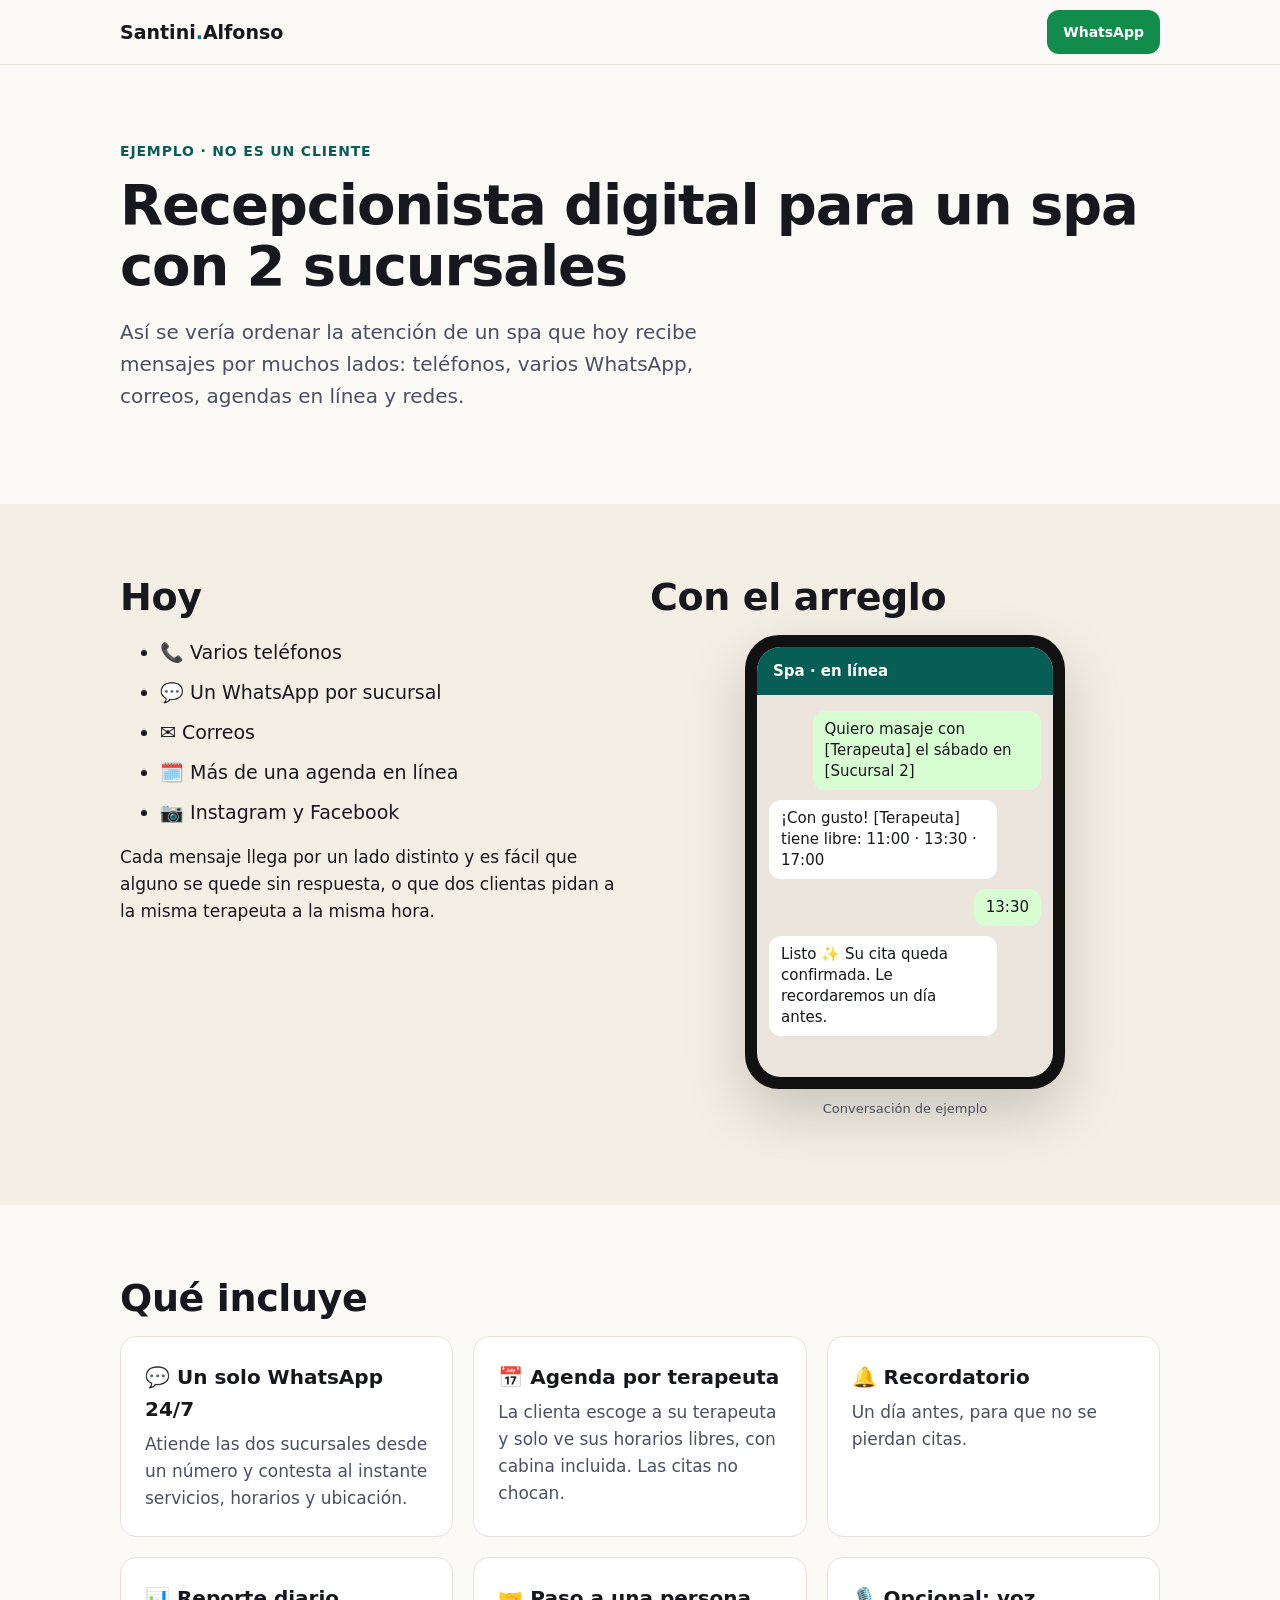
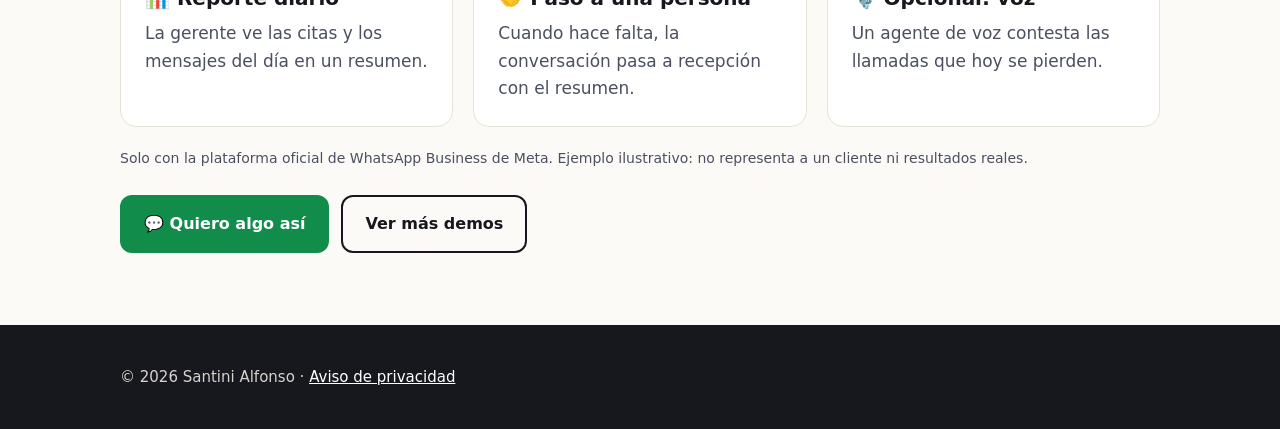
<file: demos/spa/index.html>
<!doctype html><html lang="es-MX"><head><meta charset="utf-8"><meta name="viewport" content="width=device-width,initial-scale=1">
<meta name="robots" content="noindex,nofollow"><title>Ejemplo: recepcionista digital para un spa · Santini Alfonso</title>
<meta name="description" content="Ejemplo de un solo WhatsApp para dos sucursales y agenda por terapeuta sin choques.">
<meta property="og:title" content="Ejemplo: recepcionista digital para un spa"><meta property="og:description" content="Un solo WhatsApp, agenda por terapeuta sin choques y recordatorios.">
<meta property="og:image" content="https://santinialfonso.com/assets/og.png"><meta name="twitter:card" content="summary_large_image">
<link rel="icon" href="/assets/favicon.svg" type="image/svg+xml"><link rel="stylesheet" href="/assets/styles.css"></head><body>
<header class="top"><div class="wrap"><a class="logo" href="/">Santini<span>.</span>Alfonso</a><nav><a class="btn btn-wa btn-sm" href="https://wa.me/528140274770?text=Hola%20Alfonso%2C%20vi%20el%20ejemplo%20del%20spa">WhatsApp</a></nav></div></header>
<main id="main"><section><div class="wrap"><span class="eyebrow">Ejemplo · no es un cliente</span>
<h1>Recepcionista digital para un spa con 2 sucursales</h1>
<p class="lead">Así se vería ordenar la atención de un spa que hoy recibe mensajes por muchos lados: teléfonos, varios WhatsApp, correos, agendas en línea y redes.</p></div></section>
<section class="alt"><div class="wrap grid g2"><div><h2>Hoy</h2><ul class="pain"><li>📞 Varios teléfonos</li><li>💬 Un WhatsApp por sucursal</li><li>✉️ Correos</li><li>🗓️ Más de una agenda en línea</li><li>📷 Instagram y Facebook</li></ul><p>Cada mensaje llega por un lado distinto y es fácil que alguno se quede sin respuesta, o que dos clientas pidan a la misma terapeuta a la misma hora.</p></div>
<div><h2>Con el arreglo</h2><div class="phone"><div class="screen"><div class="chat-h">Spa · en línea</div>
<div class="msg out">Quiero masaje con [Terapeuta] el sábado en [Sucursal 2]</div>
<div class="msg in">¡Con gusto! [Terapeuta] tiene libre: 11:00 · 13:30 · 17:00</div><div class="msg out">13:30</div>
<div class="msg in">Listo ✨ Su cita queda confirmada. Le recordaremos un día antes.</div></div></div><p class="note">Conversación de ejemplo</p></div></div></section>
<section><div class="wrap"><h2>Qué incluye</h2><div class="grid g3">
<article class="card"><h3>💬 Un solo WhatsApp 24/7</h3><p>Atiende las dos sucursales desde un número y contesta al instante servicios, horarios y ubicación.</p></article>
<article class="card"><h3>📅 Agenda por terapeuta</h3><p>La clienta escoge a su terapeuta y solo ve sus horarios libres, con cabina incluida. Las citas no chocan.</p></article>
<article class="card"><h3>🔔 Recordatorio</h3><p>Un día antes, para que no se pierdan citas.</p></article>
<article class="card"><h3>📊 Reporte diario</h3><p>La gerente ve las citas y los mensajes del día en un resumen.</p></article>
<article class="card"><h3>🤝 Paso a una persona</h3><p>Cuando hace falta, la conversación pasa a recepción con el resumen.</p></article>
<article class="card"><h3>🎙️ Opcional: voz</h3><p>Un agente de voz contesta las llamadas que hoy se pierden.</p></article></div>
<p class="fine" style="margin-top:20px">Solo con la plataforma oficial de WhatsApp Business de Meta. Ejemplo ilustrativo: no representa a un cliente ni resultados reales.</p>
<div class="cta-row"><a class="btn btn-wa" href="https://wa.me/528140274770?text=Hola%20Alfonso%2C%20quiero%20algo%20as%C3%AD%20para%20mi%20negocio">💬 Quiero algo así</a><a class="btn btn-ghost" href="/#demos">Ver más demos</a></div></div></section></main>
<footer><div class="wrap"><div>© 2026 Santini Alfonso · <a href="/privacidad/">Aviso de privacidad</a></div></div></footer></body></html>
</file>
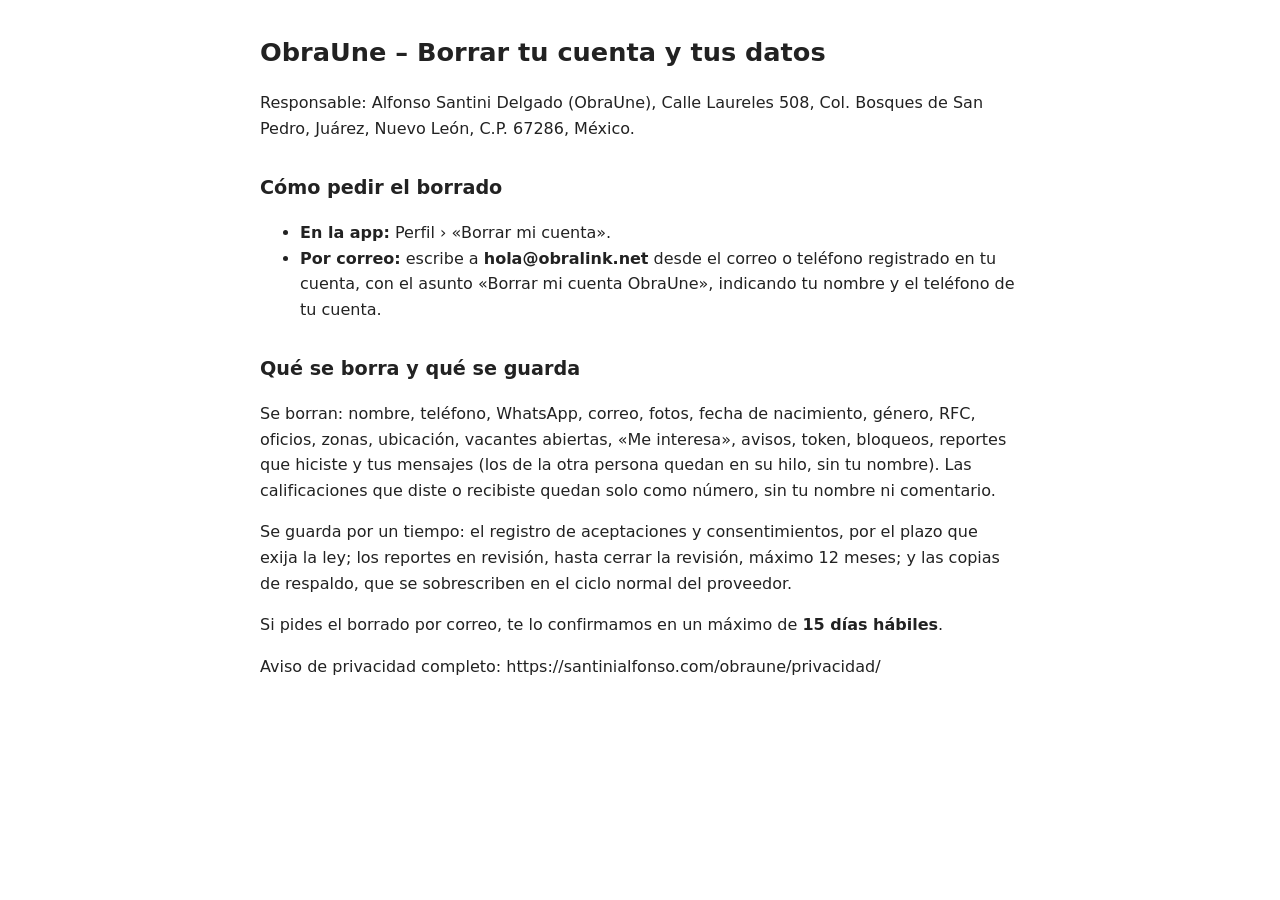
<file: obraune/borrar-datos/index.html>
<!doctype html><html lang="es"><head><meta charset="utf-8"><meta name="viewport" content="width=device-width,initial-scale=1"><title>Borrar datos – ObraUne</title><style>body{font-family:system-ui,sans-serif;max-width:760px;margin:2rem auto;padding:0 1rem;line-height:1.6;color:#222}h1{font-size:1.6rem}h2{font-size:1.2rem;margin-top:2rem}</style></head><body><h1>ObraUne – Borrar tu cuenta y tus datos</h1>
<p>Responsable: Alfonso Santini Delgado (ObraUne), Calle Laureles 508, Col. Bosques de San Pedro, Juárez, Nuevo León, C.P. 67286, México.</p>
<h2>Cómo pedir el borrado</h2>
<ul>
<li><strong>En la app:</strong> Perfil › «Borrar mi cuenta».</li>
<li><strong>Por correo:</strong> escribe a <strong>hola@obralink.net</strong> desde el correo o teléfono registrado en tu cuenta, con el asunto «Borrar mi cuenta ObraUne», indicando tu nombre y el teléfono de tu cuenta.</li>
</ul>
<h2>Qué se borra y qué se guarda</h2>
<p>Se borran: nombre, teléfono, WhatsApp, correo, fotos, fecha de nacimiento, género, RFC, oficios, zonas, ubicación, vacantes abiertas, «Me interesa», avisos, token, bloqueos, reportes que hiciste y tus mensajes (los de la otra persona quedan en su hilo, sin tu nombre). Las calificaciones que diste o recibiste quedan solo como número, sin tu nombre ni comentario.</p>
<p>Se guarda por un tiempo: el registro de aceptaciones y consentimientos, por el plazo que exija la ley; los reportes en revisión, hasta cerrar la revisión, máximo 12 meses; y las copias de respaldo, que se sobrescriben en el ciclo normal del proveedor.</p>
<p>Si pides el borrado por correo, te lo confirmamos en un máximo de <strong>15 días hábiles</strong>.</p>
<p>Aviso de privacidad completo: https://santinialfonso.com/obraune/privacidad/</p></body></html>
</file>
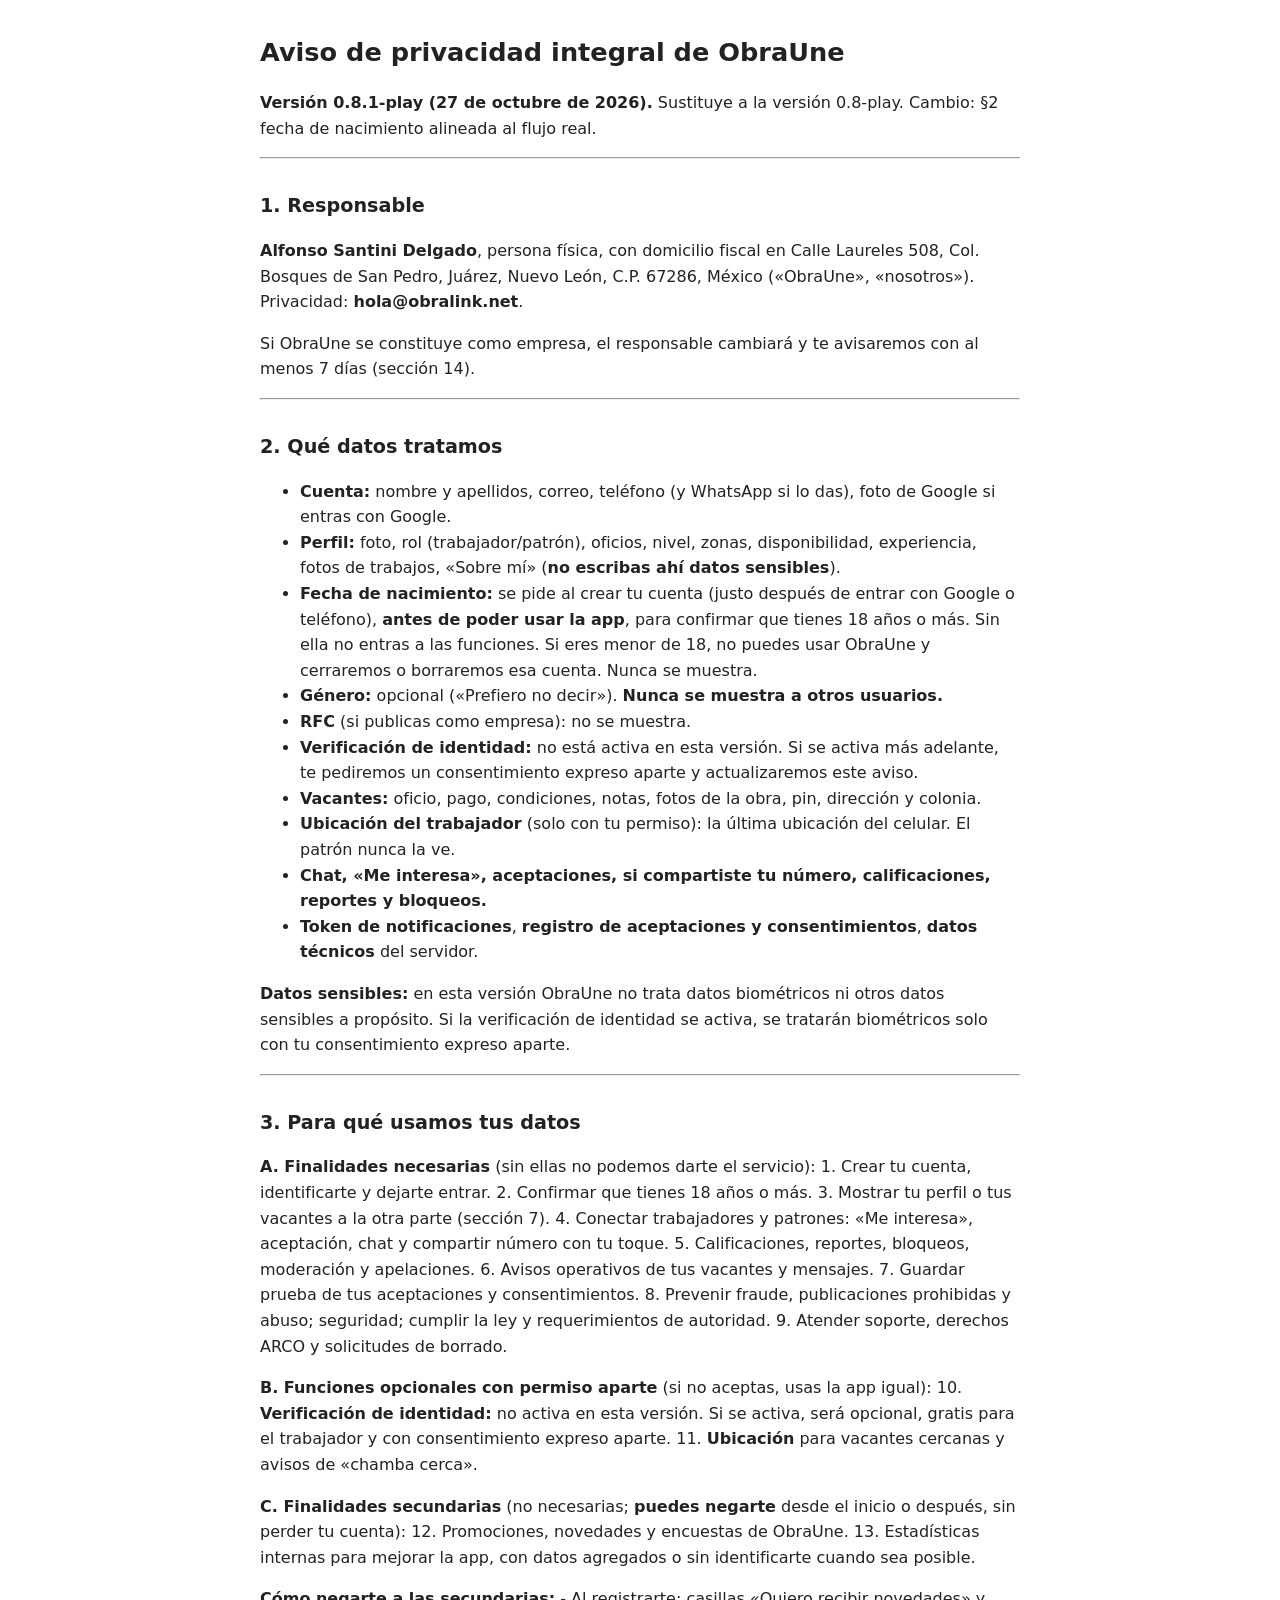
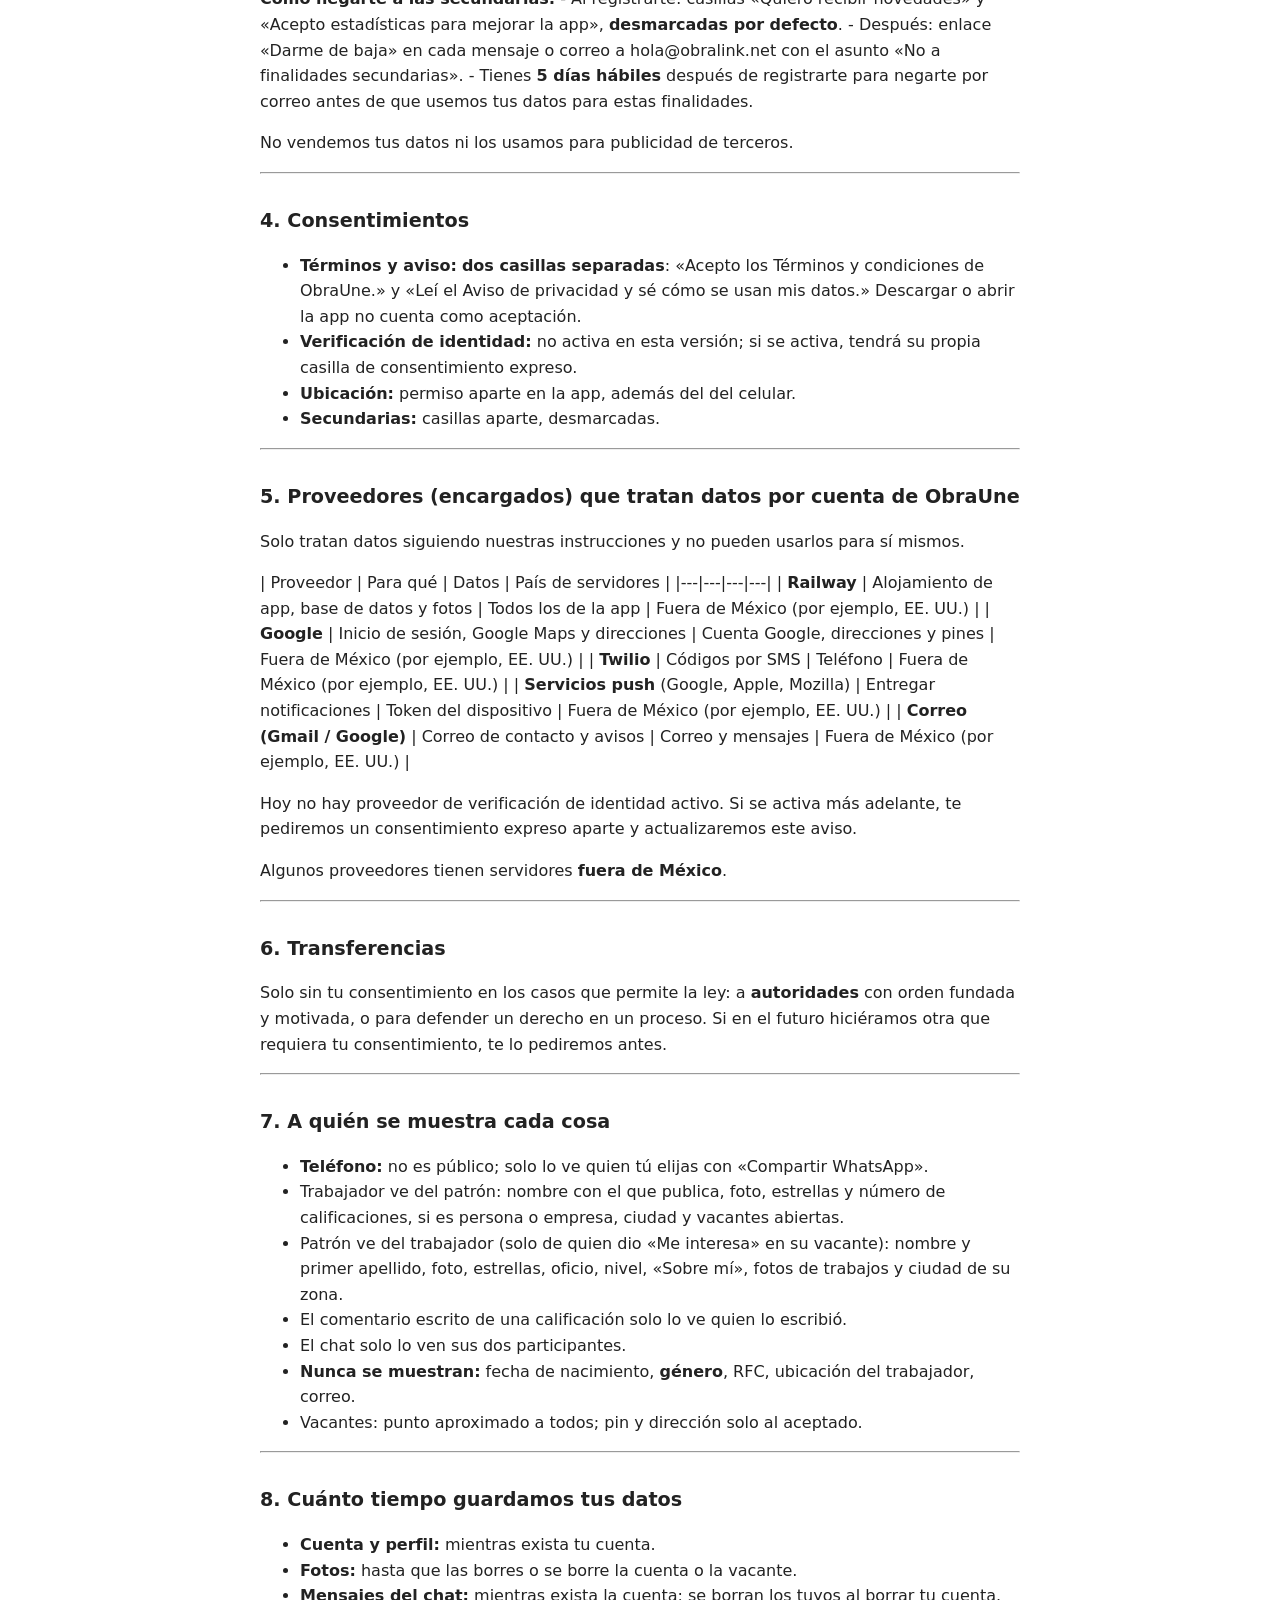
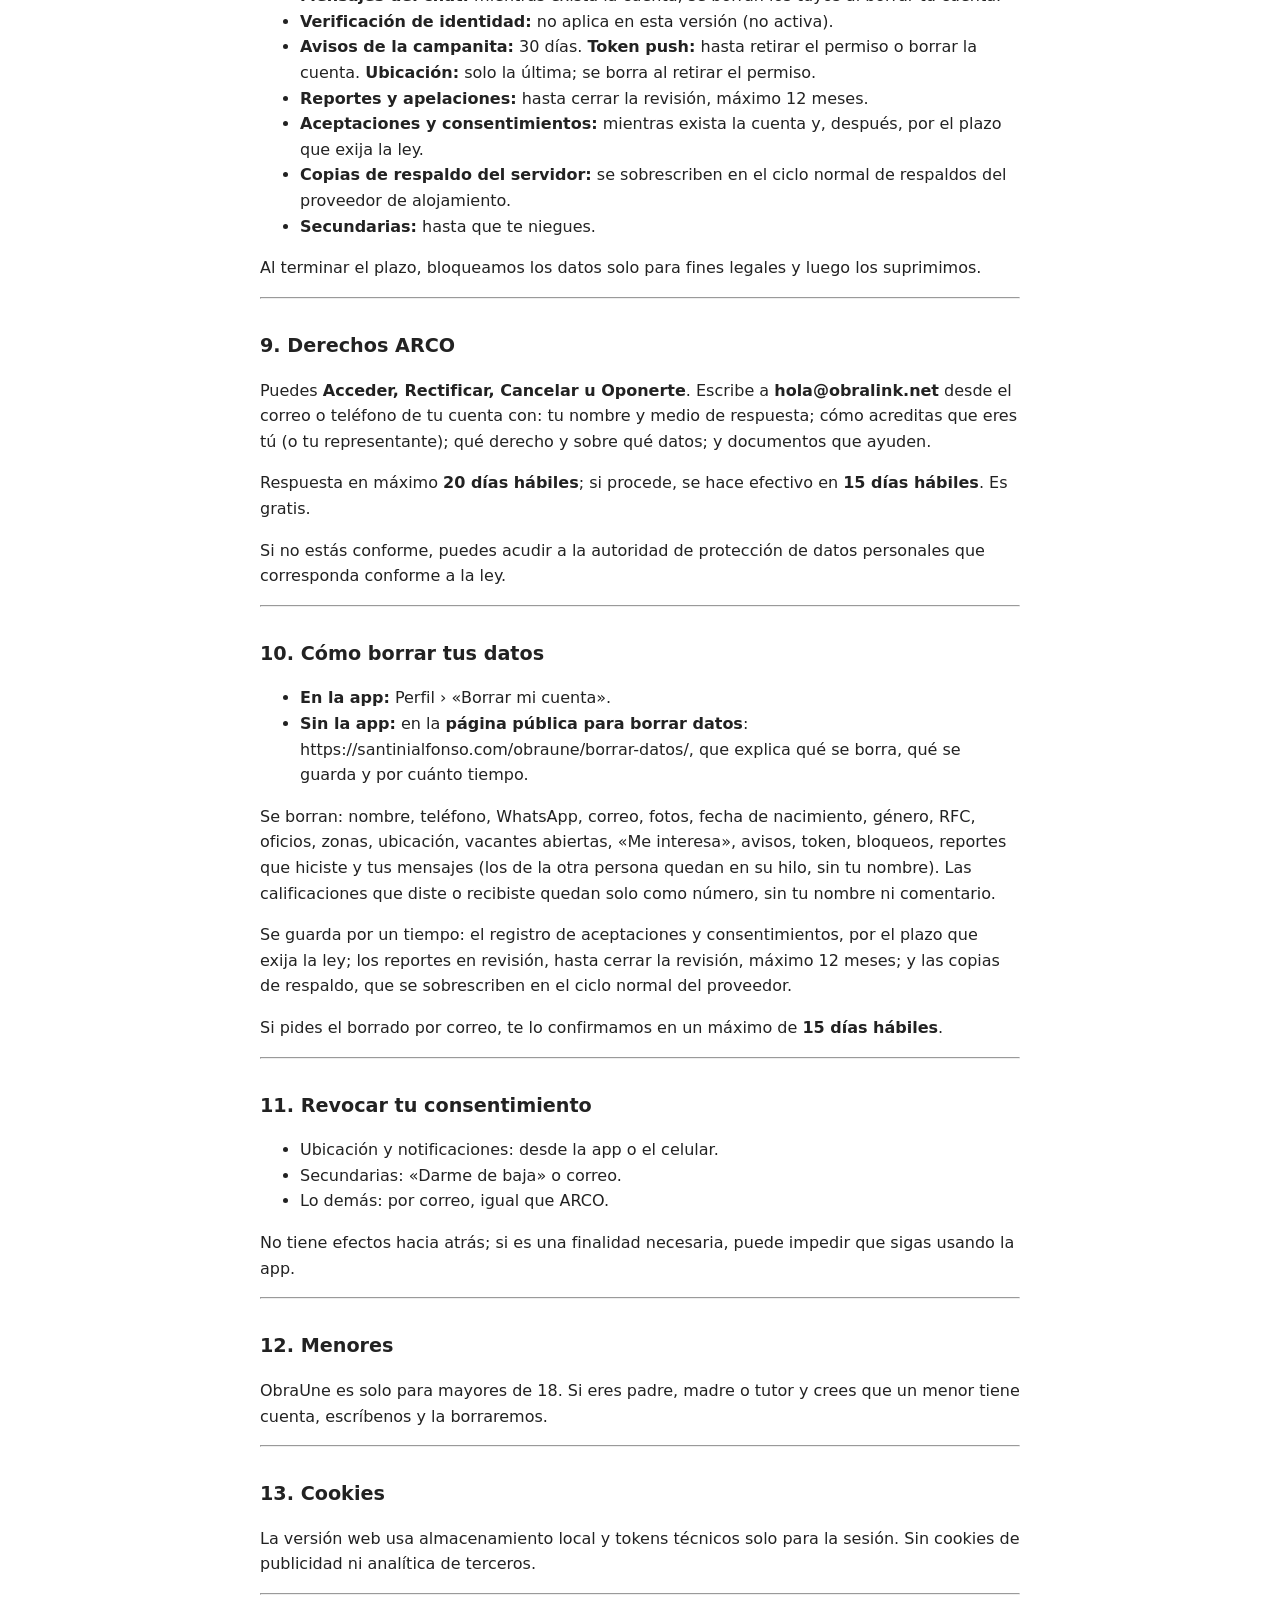
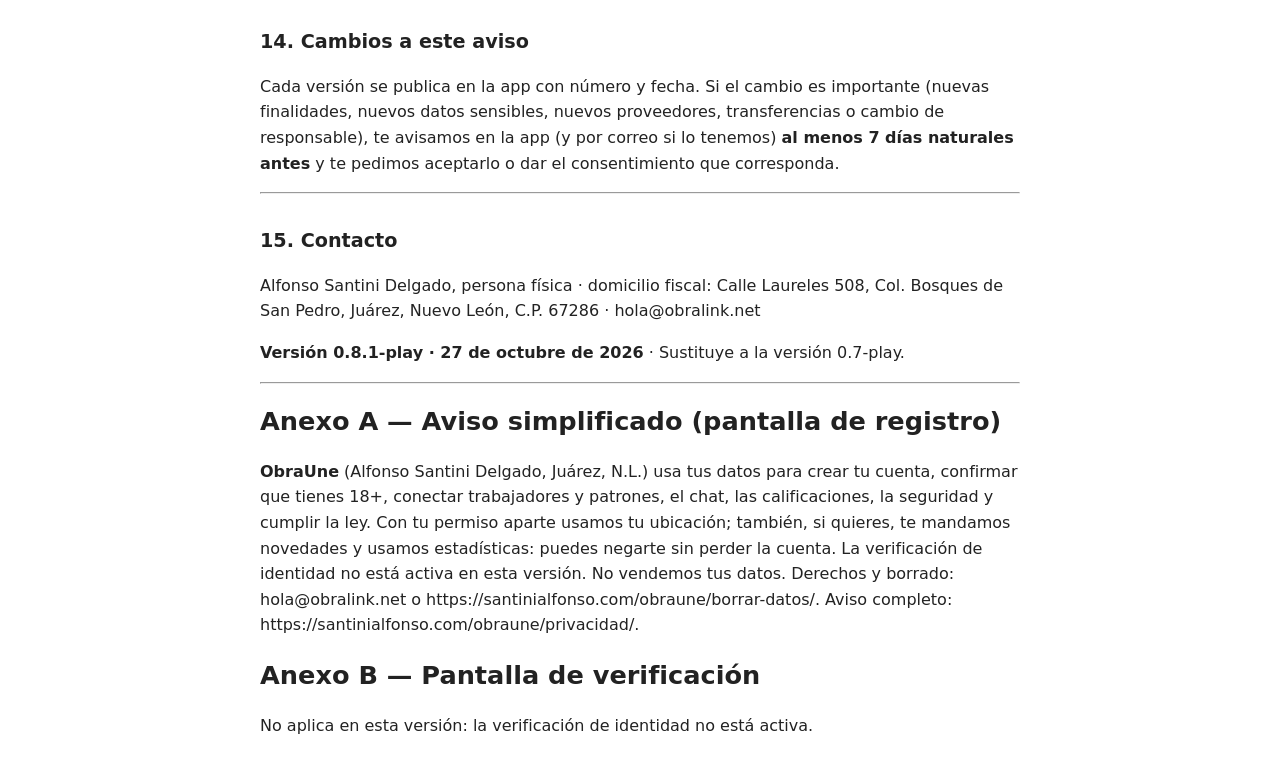
<file: obraune/privacidad/index.html>
<!doctype html><html lang="es"><head><meta charset="utf-8"><meta name="viewport" content="width=device-width,initial-scale=1"><title>Aviso de privacidad – ObraUne</title><style>body{font-family:system-ui,sans-serif;max-width:760px;margin:2rem auto;padding:0 1rem;line-height:1.6;color:#222}h1{font-size:1.6rem}h2{font-size:1.2rem;margin-top:2rem}</style></head><body><h1>Aviso de privacidad integral de ObraUne</h1>
<p><strong>Versión 0.8.1-play (27 de octubre de 2026).</strong> Sustituye a la versión 0.8-play. Cambio: §2 fecha de nacimiento alineada al flujo real.</p>
<hr />
<h2>1. Responsable</h2>
<p><strong>Alfonso Santini Delgado</strong>, persona física, con domicilio fiscal en Calle Laureles 508, Col. Bosques de San Pedro, Juárez, Nuevo León, C.P. 67286, México («ObraUne», «nosotros»). Privacidad: <strong>hola@obralink.net</strong>.</p>
<p>Si ObraUne se constituye como empresa, el responsable cambiará y te avisaremos con al menos 7 días (sección 14).</p>
<hr />
<h2>2. Qué datos tratamos</h2>
<ul>
<li><strong>Cuenta:</strong> nombre y apellidos, correo, teléfono (y WhatsApp si lo das), foto de Google si entras con Google.</li>
<li><strong>Perfil:</strong> foto, rol (trabajador/patrón), oficios, nivel, zonas, disponibilidad, experiencia, fotos de trabajos, «Sobre mí» (<strong>no escribas ahí datos sensibles</strong>).</li>
<li><strong>Fecha de nacimiento:</strong> se pide al crear tu cuenta (justo después de entrar con Google o teléfono), <strong>antes de poder usar la app</strong>, para confirmar que tienes 18 años o más. Sin ella no entras a las funciones. Si eres menor de 18, no puedes usar ObraUne y cerraremos o borraremos esa cuenta. Nunca se muestra.</li>
<li><strong>Género:</strong> opcional («Prefiero no decir»). <strong>Nunca se muestra a otros usuarios.</strong></li>
<li><strong>RFC</strong> (si publicas como empresa): no se muestra.</li>
<li><strong>Verificación de identidad:</strong> no está activa en esta versión. Si se activa más adelante, te pediremos un consentimiento expreso aparte y actualizaremos este aviso.</li>
<li><strong>Vacantes:</strong> oficio, pago, condiciones, notas, fotos de la obra, pin, dirección y colonia.</li>
<li><strong>Ubicación del trabajador</strong> (solo con tu permiso): la última ubicación del celular. El patrón nunca la ve.</li>
<li><strong>Chat, «Me interesa», aceptaciones, si compartiste tu número, calificaciones, reportes y bloqueos.</strong></li>
<li><strong>Token de notificaciones</strong>, <strong>registro de aceptaciones y consentimientos</strong>, <strong>datos técnicos</strong> del servidor.</li>
</ul>
<p><strong>Datos sensibles:</strong> en esta versión ObraUne no trata datos biométricos ni otros datos sensibles a propósito. Si la verificación de identidad se activa, se tratarán biométricos solo con tu consentimiento expreso aparte.</p>
<hr />
<h2>3. Para qué usamos tus datos</h2>
<p><strong>A. Finalidades necesarias</strong> (sin ellas no podemos darte el servicio):
1. Crear tu cuenta, identificarte y dejarte entrar.
2. Confirmar que tienes 18 años o más.
3. Mostrar tu perfil o tus vacantes a la otra parte (sección 7).
4. Conectar trabajadores y patrones: «Me interesa», aceptación, chat y compartir número con tu toque.
5. Calificaciones, reportes, bloqueos, moderación y apelaciones.
6. Avisos operativos de tus vacantes y mensajes.
7. Guardar prueba de tus aceptaciones y consentimientos.
8. Prevenir fraude, publicaciones prohibidas y abuso; seguridad; cumplir la ley y requerimientos de autoridad.
9. Atender soporte, derechos ARCO y solicitudes de borrado.</p>
<p><strong>B. Funciones opcionales con permiso aparte</strong> (si no aceptas, usas la app igual):
10. <strong>Verificación de identidad:</strong> no activa en esta versión. Si se activa, será opcional, gratis para el trabajador y con consentimiento expreso aparte.
11. <strong>Ubicación</strong> para vacantes cercanas y avisos de «chamba cerca».</p>
<p><strong>C. Finalidades secundarias</strong> (no necesarias; <strong>puedes negarte</strong> desde el inicio o después, sin perder tu cuenta):
12. Promociones, novedades y encuestas de ObraUne.
13. Estadísticas internas para mejorar la app, con datos agregados o sin identificarte cuando sea posible.</p>
<p><strong>Cómo negarte a las secundarias:</strong>
- Al registrarte: casillas «Quiero recibir novedades» y «Acepto estadísticas para mejorar la app», <strong>desmarcadas por defecto</strong>.
- Después: enlace «Darme de baja» en cada mensaje o correo a hola@obralink.net con el asunto «No a finalidades secundarias».
- Tienes <strong>5 días hábiles</strong> después de registrarte para negarte por correo antes de que usemos tus datos para estas finalidades.</p>
<p>No vendemos tus datos ni los usamos para publicidad de terceros.</p>
<hr />
<h2>4. Consentimientos</h2>
<ul>
<li><strong>Términos y aviso:</strong> <strong>dos casillas separadas</strong>: «Acepto los Términos y condiciones de ObraUne.» y «Leí el Aviso de privacidad y sé cómo se usan mis datos.» Descargar o abrir la app no cuenta como aceptación.</li>
<li><strong>Verificación de identidad:</strong> no activa en esta versión; si se activa, tendrá su propia casilla de consentimiento expreso.</li>
<li><strong>Ubicación:</strong> permiso aparte en la app, además del del celular.</li>
<li><strong>Secundarias:</strong> casillas aparte, desmarcadas.</li>
</ul>
<hr />
<h2>5. Proveedores (encargados) que tratan datos por cuenta de ObraUne</h2>
<p>Solo tratan datos siguiendo nuestras instrucciones y no pueden usarlos para sí mismos.</p>
<p>| Proveedor | Para qué | Datos | País de servidores |
|---|---|---|---|
| <strong>Railway</strong> | Alojamiento de app, base de datos y fotos | Todos los de la app | Fuera de México (por ejemplo, EE. UU.) |
| <strong>Google</strong> | Inicio de sesión, Google Maps y direcciones | Cuenta Google, direcciones y pines | Fuera de México (por ejemplo, EE. UU.) |
| <strong>Twilio</strong> | Códigos por SMS | Teléfono | Fuera de México (por ejemplo, EE. UU.) |
| <strong>Servicios push</strong> (Google, Apple, Mozilla) | Entregar notificaciones | Token del dispositivo | Fuera de México (por ejemplo, EE. UU.) |
| <strong>Correo (Gmail / Google)</strong> | Correo de contacto y avisos | Correo y mensajes | Fuera de México (por ejemplo, EE. UU.) |</p>
<p>Hoy no hay proveedor de verificación de identidad activo. Si se activa más adelante, te pediremos un consentimiento expreso aparte y actualizaremos este aviso.</p>
<p>Algunos proveedores tienen servidores <strong>fuera de México</strong>.</p>
<hr />
<h2>6. Transferencias</h2>
<p>Solo sin tu consentimiento en los casos que permite la ley: a <strong>autoridades</strong> con orden fundada y motivada, o para defender un derecho en un proceso. Si en el futuro hiciéramos otra que requiera tu consentimiento, te lo pediremos antes.</p>
<hr />
<h2>7. A quién se muestra cada cosa</h2>
<ul>
<li><strong>Teléfono:</strong> no es público; solo lo ve quien tú elijas con «Compartir WhatsApp».</li>
<li>Trabajador ve del patrón: nombre con el que publica, foto, estrellas y número de calificaciones, si es persona o empresa, ciudad y vacantes abiertas.</li>
<li>Patrón ve del trabajador (solo de quien dio «Me interesa» en su vacante): nombre y primer apellido, foto, estrellas, oficio, nivel, «Sobre mí», fotos de trabajos y ciudad de su zona.</li>
<li>El comentario escrito de una calificación solo lo ve quien lo escribió.</li>
<li>El chat solo lo ven sus dos participantes.</li>
<li><strong>Nunca se muestran:</strong> fecha de nacimiento, <strong>género</strong>, RFC, ubicación del trabajador, correo.</li>
<li>Vacantes: punto aproximado a todos; pin y dirección solo al aceptado.</li>
</ul>
<hr />
<h2>8. Cuánto tiempo guardamos tus datos</h2>
<ul>
<li><strong>Cuenta y perfil:</strong> mientras exista tu cuenta.</li>
<li><strong>Fotos:</strong> hasta que las borres o se borre la cuenta o la vacante.</li>
<li><strong>Mensajes del chat:</strong> mientras exista la cuenta; se borran los tuyos al borrar tu cuenta.</li>
<li><strong>Verificación de identidad:</strong> no aplica en esta versión (no activa).</li>
<li><strong>Avisos de la campanita:</strong> 30 días. <strong>Token push:</strong> hasta retirar el permiso o borrar la cuenta. <strong>Ubicación:</strong> solo la última; se borra al retirar el permiso.</li>
<li><strong>Reportes y apelaciones:</strong> hasta cerrar la revisión, máximo 12 meses.</li>
<li><strong>Aceptaciones y consentimientos:</strong> mientras exista la cuenta y, después, por el plazo que exija la ley.</li>
<li><strong>Copias de respaldo del servidor:</strong> se sobrescriben en el ciclo normal de respaldos del proveedor de alojamiento.</li>
<li><strong>Secundarias:</strong> hasta que te niegues.</li>
</ul>
<p>Al terminar el plazo, bloqueamos los datos solo para fines legales y luego los suprimimos.</p>
<hr />
<h2>9. Derechos ARCO</h2>
<p>Puedes <strong>Acceder, Rectificar, Cancelar u Oponerte</strong>. Escribe a <strong>hola@obralink.net</strong> desde el correo o teléfono de tu cuenta con: tu nombre y medio de respuesta; cómo acreditas que eres tú (o tu representante); qué derecho y sobre qué datos; y documentos que ayuden.</p>
<p>Respuesta en máximo <strong>20 días hábiles</strong>; si procede, se hace efectivo en <strong>15 días hábiles</strong>. Es gratis.</p>
<p>Si no estás conforme, puedes acudir a la autoridad de protección de datos personales que corresponda conforme a la ley.</p>
<hr />
<h2>10. Cómo borrar tus datos</h2>
<ul>
<li><strong>En la app:</strong> Perfil › «Borrar mi cuenta».</li>
<li><strong>Sin la app:</strong> en la <strong>página pública para borrar datos</strong>: https://santinialfonso.com/obraune/borrar-datos/, que explica qué se borra, qué se guarda y por cuánto tiempo.</li>
</ul>
<p>Se borran: nombre, teléfono, WhatsApp, correo, fotos, fecha de nacimiento, género, RFC, oficios, zonas, ubicación, vacantes abiertas, «Me interesa», avisos, token, bloqueos, reportes que hiciste y tus mensajes (los de la otra persona quedan en su hilo, sin tu nombre). Las calificaciones que diste o recibiste quedan solo como número, sin tu nombre ni comentario.</p>
<p>Se guarda por un tiempo: el registro de aceptaciones y consentimientos, por el plazo que exija la ley; los reportes en revisión, hasta cerrar la revisión, máximo 12 meses; y las copias de respaldo, que se sobrescriben en el ciclo normal del proveedor.</p>
<p>Si pides el borrado por correo, te lo confirmamos en un máximo de <strong>15 días hábiles</strong>.</p>
<hr />
<h2>11. Revocar tu consentimiento</h2>
<ul>
<li>Ubicación y notificaciones: desde la app o el celular.</li>
<li>Secundarias: «Darme de baja» o correo.</li>
<li>Lo demás: por correo, igual que ARCO.</li>
</ul>
<p>No tiene efectos hacia atrás; si es una finalidad necesaria, puede impedir que sigas usando la app.</p>
<hr />
<h2>12. Menores</h2>
<p>ObraUne es solo para mayores de 18. Si eres padre, madre o tutor y crees que un menor tiene cuenta, escríbenos y la borraremos.</p>
<hr />
<h2>13. Cookies</h2>
<p>La versión web usa almacenamiento local y tokens técnicos solo para la sesión. Sin cookies de publicidad ni analítica de terceros.</p>
<hr />
<h2>14. Cambios a este aviso</h2>
<p>Cada versión se publica en la app con número y fecha. Si el cambio es importante (nuevas finalidades, nuevos datos sensibles, nuevos proveedores, transferencias o cambio de responsable), te avisamos en la app (y por correo si lo tenemos) <strong>al menos 7 días naturales antes</strong> y te pedimos aceptarlo o dar el consentimiento que corresponda.</p>
<hr />
<h2>15. Contacto</h2>
<p>Alfonso Santini Delgado, persona física · domicilio fiscal: Calle Laureles 508, Col. Bosques de San Pedro, Juárez, Nuevo León, C.P. 67286 · hola@obralink.net</p>
<p><strong>Versión 0.8.1-play · 27 de octubre de 2026</strong> · Sustituye a la versión 0.7-play.</p>
<hr />
<h1>Anexo A — Aviso simplificado (pantalla de registro)</h1>
<p><strong>ObraUne</strong> (Alfonso Santini Delgado, Juárez, N.L.) usa tus datos para crear tu cuenta, confirmar que tienes 18+, conectar trabajadores y patrones, el chat, las calificaciones, la seguridad y cumplir la ley. Con tu permiso aparte usamos tu ubicación; también, si quieres, te mandamos novedades y usamos estadísticas: puedes negarte sin perder la cuenta. La verificación de identidad no está activa en esta versión. No vendemos tus datos. Derechos y borrado: hola@obralink.net o https://santinialfonso.com/obraune/borrar-datos/. Aviso completo: https://santinialfonso.com/obraune/privacidad/.</p>
<h1>Anexo B — Pantalla de verificación</h1>
<p>No aplica en esta versión: la verificación de identidad no está activa.</p></body></html>
</file>
<file: assets/styles.css>
:root{--bg:#fbfaf7;--ink:#16181d;--muted:#4a5060;--line:#e6e2d9;--card:#fff;--brand:#0f766e;--brand-d:#0b5c56;--accent:#f4efe4;--wa:#128c4b}
*{box-sizing:border-box}html{scroll-behavior:smooth}
body{margin:0;font-family:system-ui,-apple-system,"Segoe UI",Roboto,Arial,sans-serif;color:var(--ink);background:var(--bg);line-height:1.6;font-size:17px}
a{color:var(--brand-d)}img{max-width:100%;height:auto}
.wrap{max-width:1080px;margin:0 auto;padding:0 20px}
.skip{position:absolute;left:-999px}.skip:focus{left:10px;top:10px;background:#fff;padding:8px;z-index:99}
header.top{position:sticky;top:0;background:rgba(251,250,247,.94);backdrop-filter:blur(8px);border-bottom:1px solid var(--line);z-index:10}
header.top .wrap{display:flex;align-items:center;justify-content:space-between;height:64px}
.logo{font-weight:800;font-size:19px;text-decoration:none;color:var(--ink)}.logo span{color:var(--brand)}
nav a{margin-left:18px;text-decoration:none;color:var(--muted);font-weight:600;font-size:15px}
.btn{display:inline-flex;align-items:center;gap:8px;padding:14px 22px;border-radius:12px;font-weight:700;text-decoration:none;border:2px solid transparent;cursor:pointer;font-size:16px}
.btn-wa{background:var(--wa);color:#fff}.btn-wa:hover{background:#0d7a40}
.btn-ghost{border-color:var(--ink);color:var(--ink);background:transparent}
.btn-sm{padding:9px 14px;font-size:14px}
section{padding:72px 0}section.alt{background:var(--accent)}
h1{font-size:clamp(34px,5.4vw,56px);line-height:1.08;margin:.2em 0 .35em;letter-spacing:-.02em}
h2{font-size:clamp(27px,3.6vw,38px);line-height:1.15;margin:0 0 .4em;letter-spacing:-.01em}
h3{font-size:20px;margin:0 0 .3em}
.eyebrow{display:inline-block;font-weight:700;color:var(--brand-d);font-size:14px;letter-spacing:.06em;text-transform:uppercase}
.lead{font-size:20px;color:var(--muted);max-width:620px}
.hero .wrap{display:grid;grid-template-columns:1.15fr .85fr;gap:48px;align-items:center}
.cta-row{display:flex;flex-wrap:wrap;gap:12px;margin-top:26px}
.phone{background:#111;border-radius:34px;padding:12px;max-width:320px;margin:0 auto;box-shadow:0 24px 60px rgba(0,0,0,.18)}
.screen{background:#ece5dd;border-radius:24px;padding:16px 12px;min-height:430px;display:flex;flex-direction:column;gap:10px;font-size:15px}
.chat-h{background:#075e54;color:#fff;margin:-16px -12px 6px;padding:12px 16px;border-radius:24px 24px 0 0;font-weight:700;font-size:15px}
.msg{max-width:84%;padding:8px 12px;border-radius:12px;line-height:1.4}
.msg.in{background:#fff;align-self:flex-start}.msg.out{background:#d9fdd3;align-self:flex-end}
.note{font-size:13px;color:var(--muted);text-align:center;margin-top:10px}
.grid{display:grid;gap:20px}.g3{grid-template-columns:repeat(3,1fr)}.g2{grid-template-columns:repeat(2,1fr)}
.card{background:var(--card);border:1px solid var(--line);border-radius:16px;padding:24px}
.card p{margin:.2em 0 0;color:var(--muted)}
.ico{font-size:28px;line-height:1;margin-bottom:10px;display:block}
.pain li{margin:.5em 0;font-size:19px}
.demo .tag{display:inline-block;background:#fff4d6;color:#6b4e00;font-weight:700;font-size:13px;padding:3px 10px;border-radius:99px;margin-bottom:10px}
.steps{counter-reset:s;list-style:none;padding:0;display:grid;grid-template-columns:repeat(4,1fr);gap:20px}
.steps li{background:#fff;border:1px solid var(--line);border-radius:16px;padding:22px}
.steps li::before{counter-increment:s;content:counter(s);display:inline-grid;place-items:center;width:36px;height:36px;border-radius:50%;background:var(--brand);color:#fff;font-weight:800;margin-bottom:10px}
.price{font-size:26px;font-weight:800;margin:.3em 0}.price small{font-size:15px;font-weight:600;color:var(--muted)}
.fine{font-size:14px;color:var(--muted)}
.about{display:grid;grid-template-columns:minmax(260px,380px) 1fr;gap:40px;align-items:center}
.avatar{width:200px;height:200px;border-radius:24px;background:linear-gradient(135deg,#0f766e,#134e4a);color:#fff;display:grid;place-items:center;font-size:64px;font-weight:800}
details{background:#fff;border:1px solid var(--line);border-radius:12px;padding:16px 20px;margin-bottom:12px}
summary{font-weight:700;cursor:pointer}
form label{display:block;font-weight:700;margin:14px 0 6px}
input,select,textarea{width:100%;padding:12px 14px;border:1.5px solid #b9b3a6;border-radius:10px;font:inherit;background:#fff;color:var(--ink)}
input:focus,select:focus,textarea:focus,.btn:focus-visible,a:focus-visible{outline:3px solid #f59e0b;outline-offset:2px}
.hp{position:absolute;left:-5000px;width:1px;height:1px;overflow:hidden}
.err{color:#b42318;font-size:14px;min-height:1.2em;margin-top:4px}
footer{background:#16181d;color:#d6d3cc;padding:40px 0;font-size:15px}
footer a{color:#fff}footer .wrap{display:flex;flex-wrap:wrap;gap:16px 28px;justify-content:space-between}
footer ul{list-style:none;padding:0;margin:0;display:flex;flex-wrap:wrap;gap:8px 18px}
.wa-float{position:fixed;right:18px;bottom:18px;background:var(--wa);color:#fff;border-radius:99px;padding:14px 18px;font-weight:800;text-decoration:none;box-shadow:0 8px 24px rgba(0,0,0,.25);z-index:20}
.cookie{position:fixed;left:16px;right:16px;bottom:16px;max-width:560px;background:#fff;border:1px solid var(--line);border-radius:14px;padding:16px;box-shadow:0 10px 30px rgba(0,0,0,.15);z-index:30;display:none}
.legal{max-width:760px}.legal h2{font-size:24px;margin-top:1.4em}
.avatar.photo{width:100%;max-width:380px;height:auto;aspect-ratio:3/4;border-radius:36px;object-fit:cover;object-position:50% 18%;background:none;display:block;box-shadow:0 12px 30px -12px rgba(0,0,0,.12)}
@media(max-width:860px){.hero .wrap,.g3,.g2,.about{grid-template-columns:1fr}.steps{grid-template-columns:1fr 1fr}nav a:not(.btn){display:none}section{padding:52px 0}.avatar{width:120px;height:120px;font-size:42px}.about .avatar.photo{max-width:280px;width:100%;margin:0 auto}}
@media(max-width:520px){.steps{grid-template-columns:1fr}body{font-size:16px}.lead{font-size:18px}}
</file>
